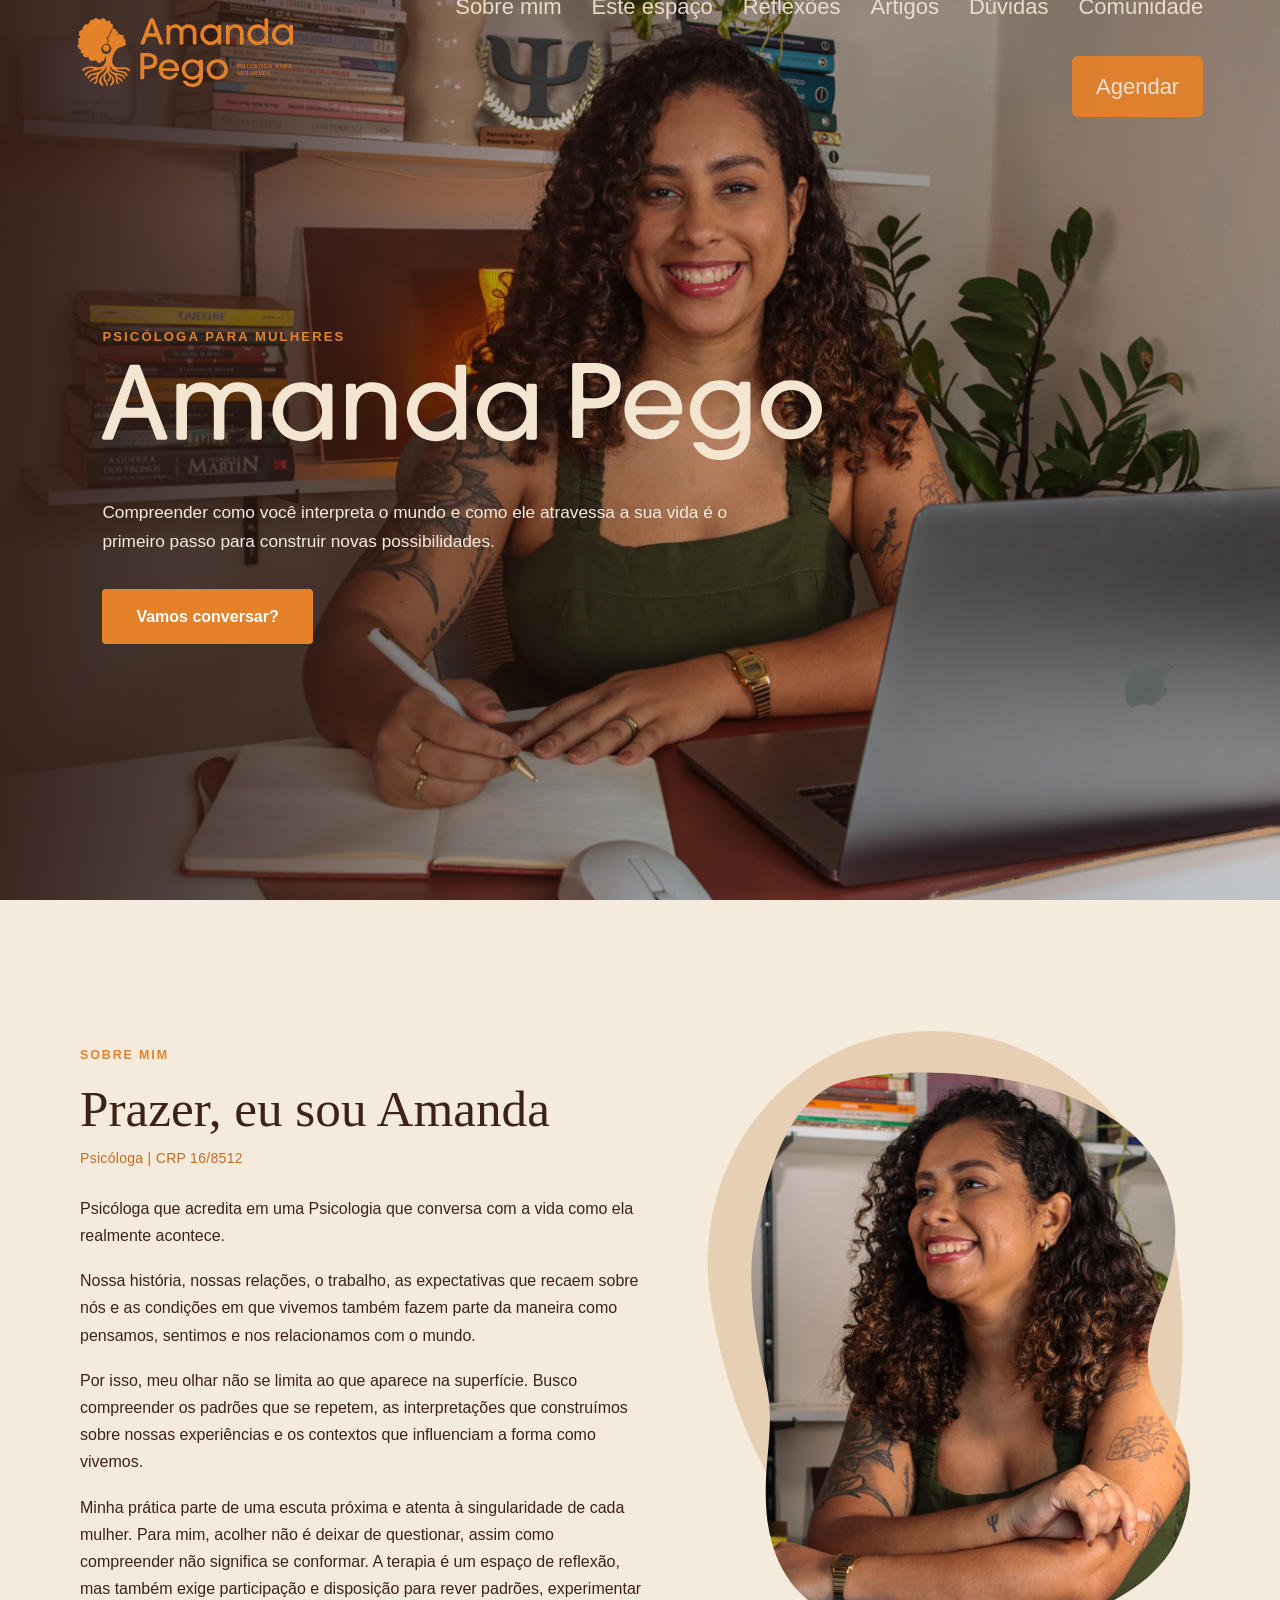
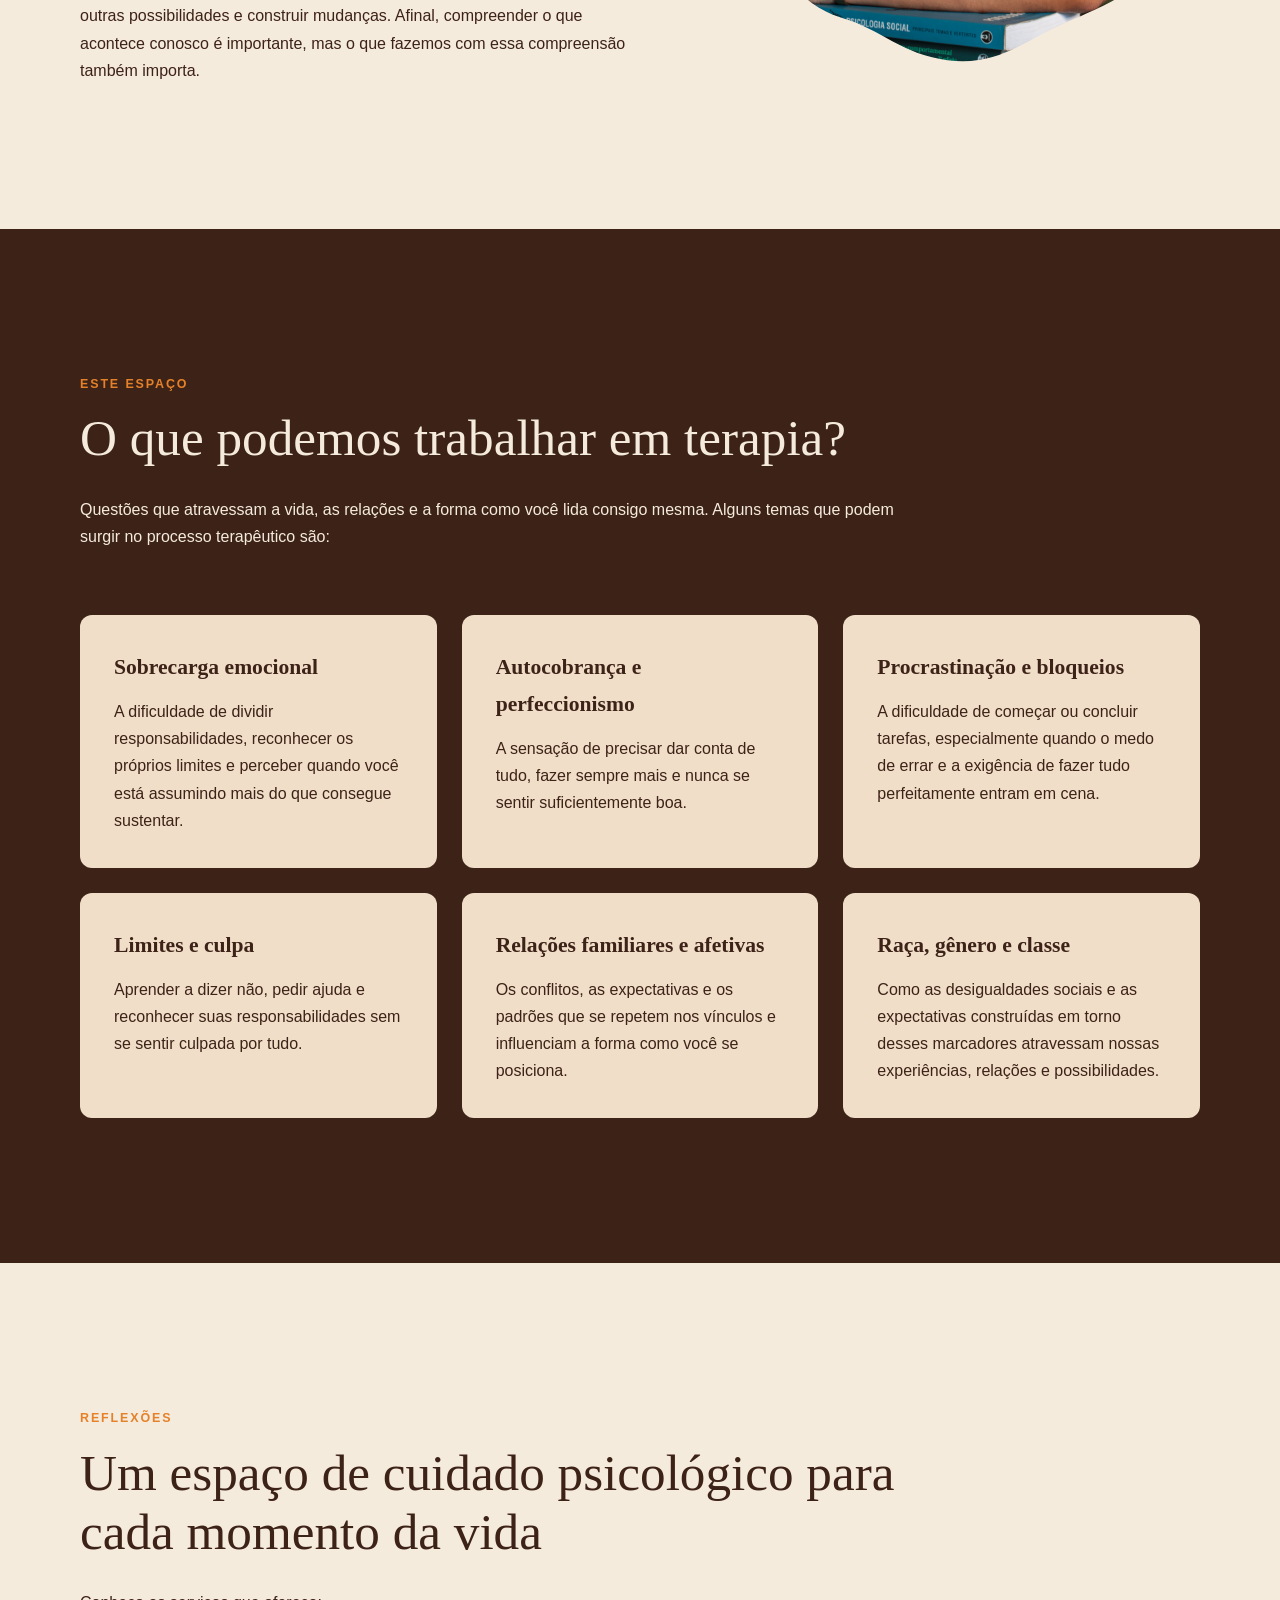
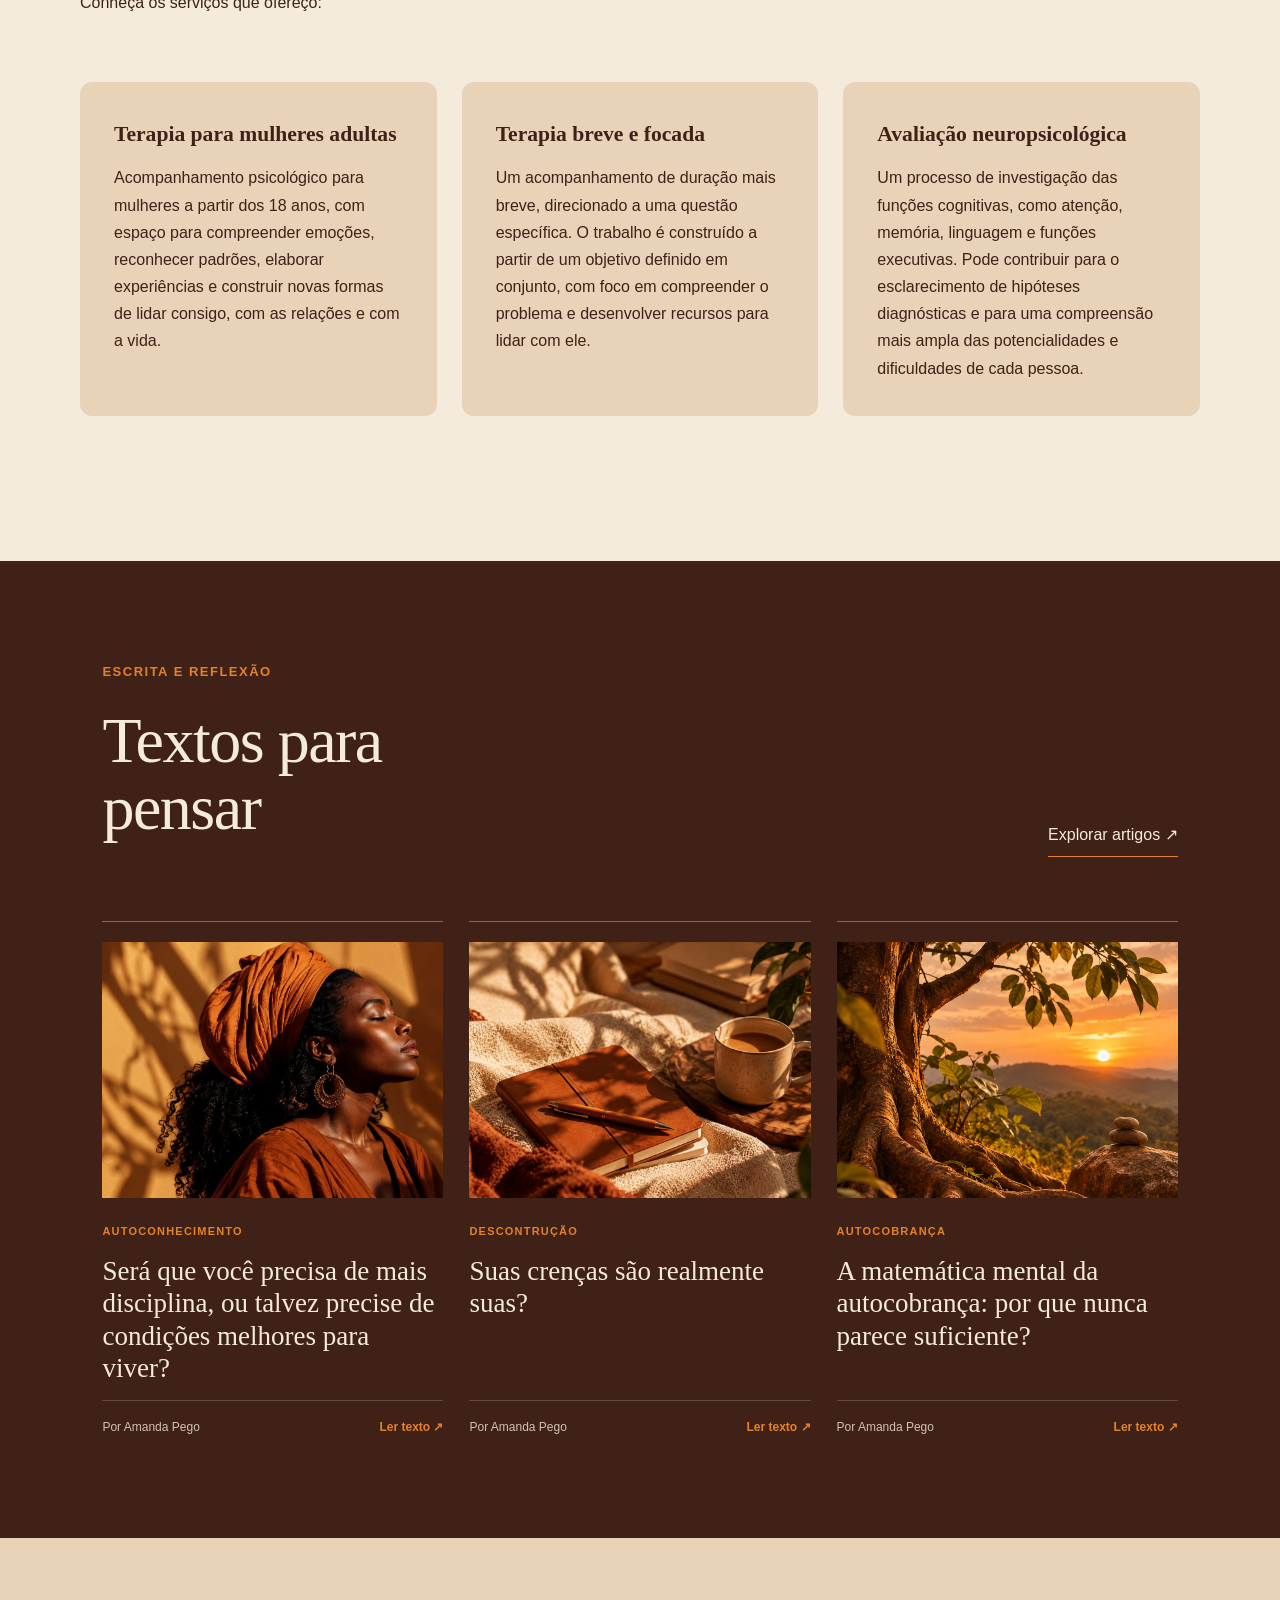
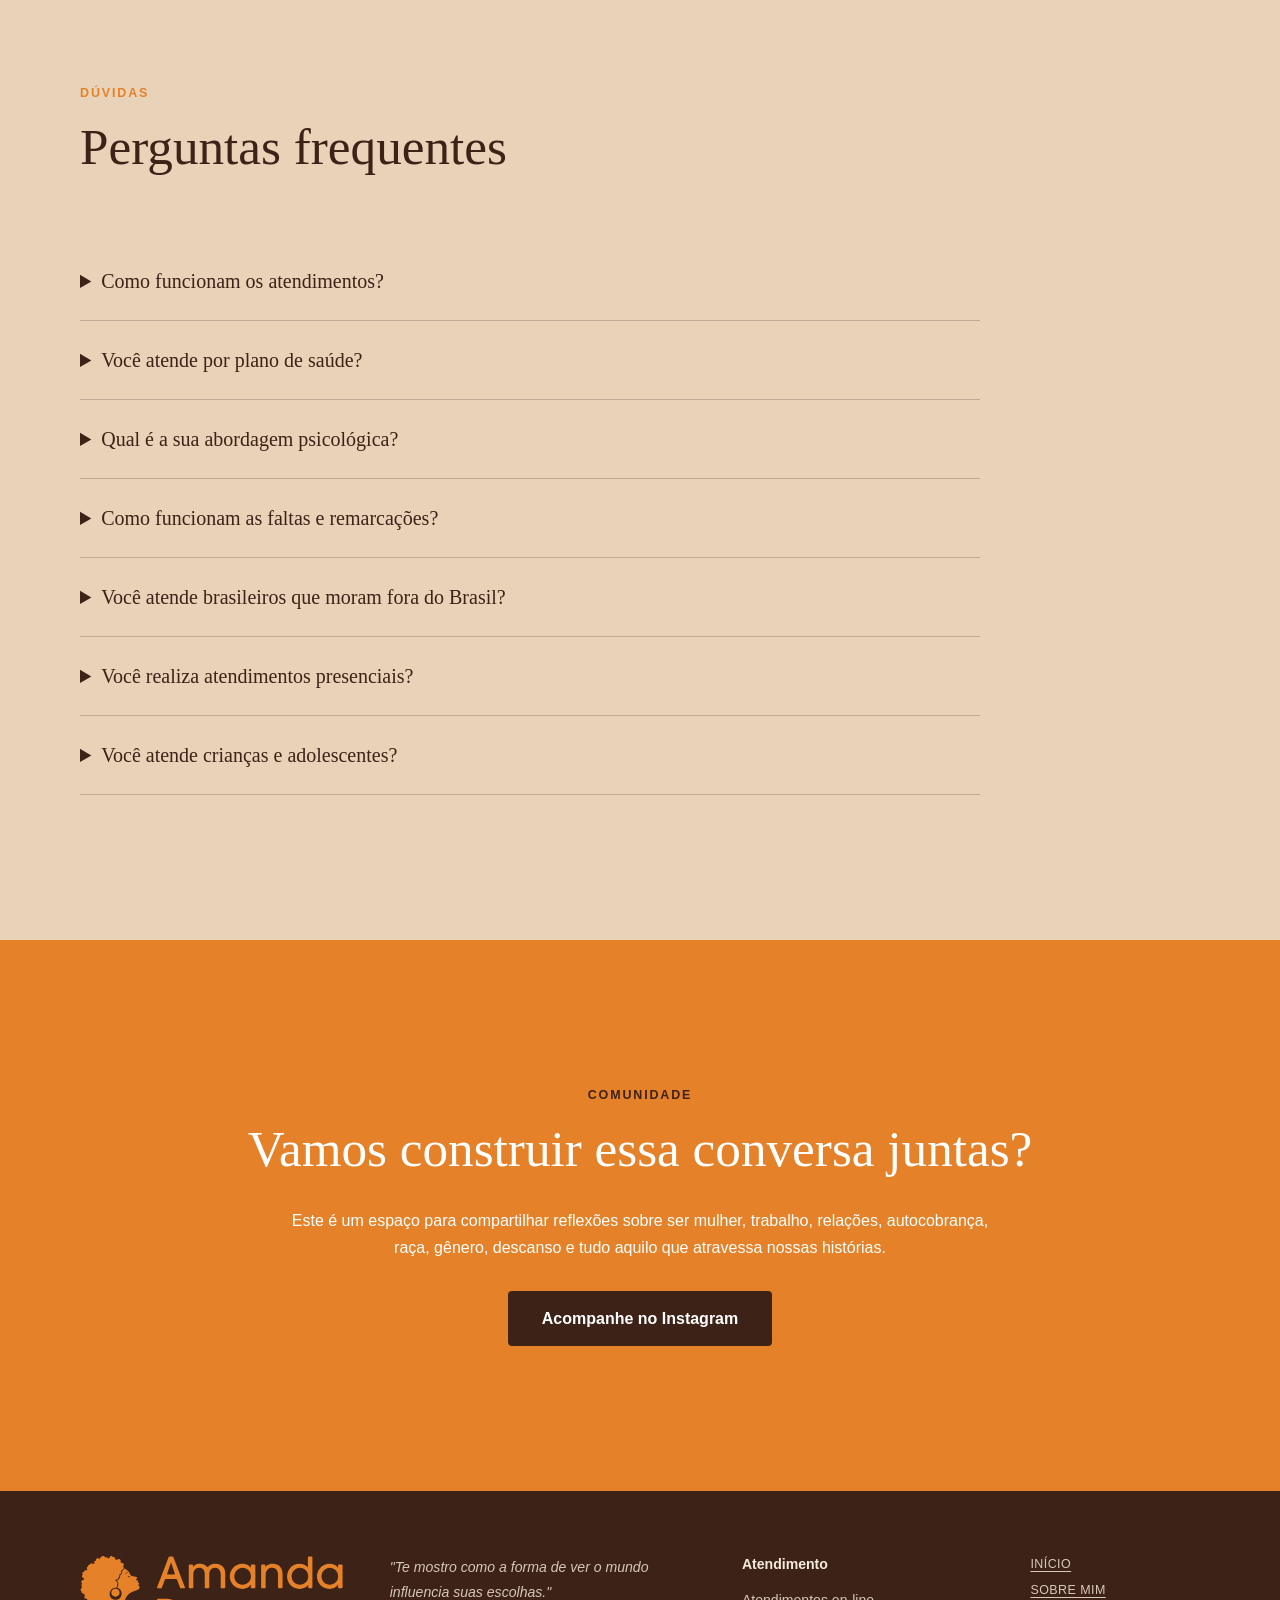
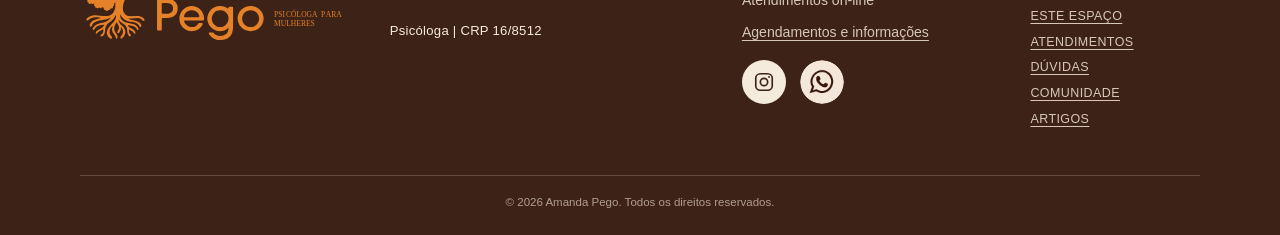
<file: index.html>
<!DOCTYPE html>
<html lang="pt-BR">
<head>
<meta charset="UTF-8">
<meta name="viewport" content="width=device-width, initial-scale=1.0">
<title>Amanda Pego | Psicóloga para mulheres</title>

  <link rel="stylesheet" href="style.css">
</head>
<body>

<svg width="0" height="0" aria-hidden="true" focusable="false" style="position:absolute">
  <defs>
<clipPath id="organic-photo-shape" clipPathUnits="objectBoundingBox">
  <path d="
    M .20,.045
    C .29,.012 .53,.012 .70,.055
    C .84,.095 .92,.155 .94,.235
    C .965,.325 .915,.385 .895,.445
    C .875,.505 .895,.545 .945,.605
    C .995,.665 .985,.735 .945,.795
    C .895,.865 .795,.895 .705,.925
    C .615,.955 .565,.995 .455,.985
    C .355,.975 .315,.935 .225,.915
    C .125,.89 .075,.825 .065,.745
    C .055,.665 .085,.605 .065,.535
    C .04,.45 .02,.37 .04,.285
    C .065,.19 .105,.085 .20,.045
    Z"/>
</clipPath>
  </defs>
</svg>

<section class="hero" id="inicio">
  <header class="topbar">
    <a class="brand" href="#inicio"><img src="assets/Ativo 12.svg" alt="Amanda Pego — Psicóloga para mulheres" class="official-logo"></a>
    <button class="menu-toggle" aria-label="Abrir menu" aria-controls="mobile-menu" aria-expanded="false">
      <span></span><span></span><span></span>
    </button>
    <nav>
      <a href="#sobre">Sobre mim </a>
      <a href="#espaco">Este espaço</a>
      <a href="#reflexoes">Reflexões</a>
      <a href="#artigos">Artigos</a>
      <a href="#duvidas">Dúvidas</a> 
      <a href="#comunidade">Comunidade</a>
      <a href="#agendamento" class="btn-agendar">Agendar</a>
    </nav>
  </header>
  <div class="menu-backdrop" aria-hidden="true"></div>
  <aside class="mobile-menu" id="mobile-menu" aria-hidden="true">
    <button class="menu-close" aria-label="Fechar menu">×</button>  
    <div class="mobile-menu-title"><a href="#agendamento" class="btn-agendar">Agendar</a></div>
    <nav class="mobile-nav">
      <a href="#sobre">Sobre mim</a>
      <a href="#espaco">Este espaço</a>
      <a href="#reflexoes">Reflexões</a>
      <a href="#artigos">Artigos</a>
      <a href="#duvidas">Dúvidas</a>
      <a href="#comunidade">Comunidade</a>
    </nav>
  </aside>

  <div class="hero-content">
    <p class="eyebrow">Psicóloga para mulheres</p>
    <h1><img src="assets/Ativo 14.svg" alt="Amanda Pego" class="logo"></h1>
    <p class="hero-lead">Compreender como você interpreta o mundo e como ele atravessa a sua vida é o primeiro passo para construir novas possibilidades.</p>
    <a class="btn" href="#sobre">Vamos conversar?</a>
  </div>
</section>

<main>
<section class="intro" id="sobre"><div class="wrap two-col">
 <div><p class="kicker">Sobre mim</p><h2>Prazer, eu sou Amanda</h2>
  <p class="crp-amanda">
    Psicóloga | CRP 16/8512
</p>
 <p>Psicóloga que acredita em uma Psicologia que conversa com a vida como ela realmente acontece.</p>
 <p>Nossa história, nossas relações, o trabalho, as expectativas que recaem sobre nós e as condições em que vivemos também fazem parte da maneira como pensamos, sentimos e nos relacionamos com o mundo.</p>
 <p>Por isso, meu olhar não se limita ao que aparece na superfície. Busco compreender os padrões que se repetem, as interpretações que construímos sobre nossas experiências e os contextos que influenciam a forma como vivemos.</p>
 <p>Minha prática parte de uma escuta próxima e atenta à singularidade de cada mulher. Para mim, acolher não é deixar de questionar, assim como compreender não significa se conformar. A terapia é um espaço de reflexão, mas também exige participação e disposição para rever padrões, experimentar outras possibilidades e construir mudanças. Afinal, compreender o que acontece conosco é importante, mas o que fazemos com essa compreensão também importa.  </p>

</div>
 <div class="about-photo"><img src="assets/foto-sobre.jpg" alt="Amanda Pego segurando uma caneca"></div>
</div></section>

<section class="service" id="espaco"><div class="wrap">
 <div class="section-heading"><p class="kicker">Este espaço</p><h2>O que podemos trabalhar em terapia?</h2>
 <p>Questões que atravessam a vida, as relações e a forma como você lida consigo mesma. Alguns temas que podem surgir no processo terapêutico são:</p></div>
 <div class="pain-grid">
  <article><h3>Sobrecarga emocional</h3><p>A dificuldade de dividir responsabilidades, reconhecer os próprios limites e perceber quando você está assumindo mais do que consegue sustentar.</p></article>
  <article><h3>Autocobrança e perfeccionismo</h3><p>A sensação de precisar dar conta de tudo, fazer sempre mais e nunca se sentir suficientemente boa.</p></article>
  <article><h3>Procrastinação e bloqueios</h3><p>A dificuldade de começar ou concluir tarefas, especialmente quando o medo de errar e a exigência de fazer tudo perfeitamente entram em cena.</p></article>
   <article><h3>Limites e culpa</h3><p>Aprender a dizer não, pedir ajuda e reconhecer suas responsabilidades sem se sentir culpada por tudo.</p></article>
  <article><h3>Relações familiares e afetivas</h3><p>Os conflitos, as expectativas e os padrões que se repetem nos vínculos e influenciam a forma como você se posiciona.</p></article>
  <article><h3>Raça, gênero e classe</h3><p>Como as desigualdades sociais e as expectativas construídas em torno desses marcadores atravessam nossas experiências, relações e possibilidades.</p></article>
 </div>
</div></section>

<section class="pain" id="reflexoes"><div class="wrap">
 <div class="section-heading"><p class="kicker">Reflexões</p><h2>Um espaço de cuidado psicológico para cada momento da vida</h2>
 <p>Conheça os serviços que ofereço:</p></div>
 <div class="pain-grid">
  <article><h3>Terapia para mulheres adultas</h3><p>Acompanhamento psicológico para mulheres a partir dos 18 anos, com espaço para compreender emoções, reconhecer padrões, elaborar experiências e construir novas formas de lidar consigo, com as relações e com a vida.</p></article>
  <article><h3>Terapia breve e focada</h3><p>Um acompanhamento de duração mais breve, direcionado a uma questão específica. O trabalho é construído a partir de um objetivo definido em conjunto, com foco em compreender o problema e desenvolver recursos para lidar com ele.</p></article>
  <article><h3>Avaliação neuropsicológica</h3><p>Um processo de investigação das funções cognitivas, como atenção, memória, linguagem e funções executivas. Pode contribuir para o esclarecimento de hipóteses diagnósticas e para uma compreensão mais ampla das potencialidades e dificuldades de cada pessoa.</p></article>
 </div>
</div></section>





<section class="artigos-amanda" id="artigos">
  <div class="artigos-container">

    <span class="artigos-etiqueta">ESCRITA E REFLEXÃO</span>

    <div class="artigos-cabecalho">
      <div>
        <h2>Textos para<br> pensar</h2>

      </div>

      <a href="#lista-artigos" class="artigos-link">
        Explorar artigos ↗
      </a>
    </div>

    <div class="artigos-grid" id="lista-artigos">

      <!-- ARTIGO 1 -->
      <article class="artigo-card">

        <a href="artigo-1.html" class="artigo-imagem">
          <!-- SUBSTITUA PELO CAMINHO DA SUA IMAGEM -->
          <img
            src="assets/artigo 1.jpg"
            alt="Imagem ilustrativa do artigo"
            loading="lazy"
          >
        </a>

        <div class="artigo-conteudo">
          <span class="artigo-categoria">AUTOCONHECIMENTO</span>

          <h3>
            <a href="artigo-1.html">
              Será que você precisa de mais disciplina, ou talvez precise de condições melhores para viver?

            </a>
          </h3>
          <div class="artigo-rodape">
            <span>Por Amanda Pego</span>
            <a href="artigo-1.html" aria-label="Ler artigo">
              Ler texto <span aria-hidden="true">↗</span>
            </a>
          </div>
        </div>
      </article>

      <!-- ARTIGO 2 -->
      <article class="artigo-card">

        <a href="artigo-2.html" class="artigo-imagem">
          <img
            src="assets/artigo 2.jpg"
            alt="Imagem ilustrativa do artigo"
            loading="lazy"
          >
        </a>

        <div class="artigo-conteudo">
          <span class="artigo-categoria">DESCONTRUÇÃO</span>

          <h3>
            <a href="artigo-2.html">
              Suas crenças são realmente suas?





            </a>
          </h3>
          <div class="artigo-rodape">
            <span>Por Amanda Pego</span>
            <a href="artigo-2.html" aria-label="Ler artigo">
              Ler texto <span aria-hidden="true">↗</span>
            </a>
          </div>
        </div>
      </article>

      <!-- ARTIGO 3 -->
      <article class="artigo-card">

        <a href="artigo-3.html" class="artigo-imagem">
          <img
            src="assets/artigo 3.png"
            alt="Imagem ilustrativa do artigo"
            loading="lazy"
          >
        </a>

        <div class="artigo-conteudo">
          <span class="artigo-categoria">AUTOCOBRANÇA</span>

          <h3>
            <a href="artigo-3.html">
              A matemática mental da autocobrança: por que nunca parece suficiente?
            </a>
          </h3>

        

          <div class="artigo-rodape">
            <span>Por Amanda Pego</span>
            <a href="artigo-3.html" aria-label="Ler artigo">
              Ler texto <span aria-hidden="true">↗</span>
            </a>
          </div>
        </div>
      </article>

    </div>
  </div>
</section>

<section class="faq" id="duvidas"><div class="wrap">
 <div class="section-heading"><p class="kicker">Dúvidas</p><h2>Perguntas frequentes</h2></div>
 <details><summary>Como funcionam os atendimentos?</summary><p>As sessões são on-line, por videochamada, com duração de 50 minutos. Você precisa apenas de um dispositivo com câmera e acesso à internet.</p></details>
 <details><summary>Você atende por plano de saúde?</summary><p>Não atendo diretamente por convênios. Emito recibo para solicitação de reembolso, caso seu plano ofereça essa possibilidade. Os pagamentos são feitos via Pix ou cartão.</p></details>
 <details><summary>Qual é a sua abordagem psicológica?</summary><p>Minha prática tem como base a Terapia Cognitivo-Comportamental (TCC) e abordagens comportamentais, em diálogo com a neuropsicologia e a Psicologia Social.</p></details>
 <details><summary>Como funcionam as faltas e remarcações?</summary><p>As remarcações devem ser solicitadas com pelo menos 24 horas de antecedência. As condições para cancelamentos fora desse prazo seguem o contrato terapêutico.</p></details>
 <details><summary>Você atende brasileiros que moram fora do Brasil?</summary><p>Sim. O atendimento on-line permite acompanhar brasileiros residentes no exterior, respeitando as condições necessárias para a prestação do serviço.</p></details>
  <details><summary>Você realiza atendimentos presenciais?</summary><p>A psicoterapia é exclusivamente on-line. Na avaliação neuropsicológica, a modalidade é definida caso a caso, considerando as necessidades da avaliação e os instrumentos autorizados para uso em cada formato.</p></details>
 <details><summary>Você atende crianças e adolescentes?</summary><p>Atualmente, meu trabalho é voltado para mulheres adultas, a partir dos 18 anos. Se precisar, posso indicar outros profissionais.  </p></details>
</div></section>

<section class="contact" id="comunidade"><div class="wrap community-box">
 <p class="kicker">Comunidade</p><h2>Vamos construir essa conversa juntas?</h2>
 <p>Este é um espaço para compartilhar reflexões sobre ser mulher, trabalho, relações, autocobrança, raça, gênero, descanso e tudo aquilo que atravessa nossas histórias.</p>
 <a class="btn" href="https://www.instagram.com/amandapego.psi/" target="_blank" rel="noopener noreferrer">Acompanhe no Instagram</a>
</div></section>
</main>

<footer class="site-footer" id="rodape">
  <div class="wrap footer-grid">
    <!-- COLUNA 1: identidade visual -->
    <div class="footer-brand">
      <a href="#inicio" aria-label="Voltar ao início">
        <img src="assets/Ativo 12.svg" alt="Amanda Pego — Psicóloga para mulheres" class="footer-logo">
      </a>
    </div>

    <!-- COLUNA 2: apresentação profissional -->
    <div class="footer-about">
      <p><em>"Te mostro como a forma de ver o mundo influencia suas escolhas."</em></p>
      <span class="footer-crp">Psicóloga | CRP 16/8512</span>
    </div>

    <!-- COLUNA 3: atendimento e contato -->
    <div class="footer-contact">
      <h2>Atendimento</h2>
      <p>Atendimentos on-line</p>
      <!-- Insira no href o link oficial de WhatsApp para agendamentos. -->
      <a href="#" class="footer-contact-link">Agendamentos e informações</a>
      <div class="footer-social" aria-label="Redes sociais">
        <a href="https://www.instagram.com/amandapego.psi/" class="footer-social-link" aria-label="Instagram" title="Instagram" target="_blank" rel="noopener noreferrer">
          <svg viewBox="0 0 24 24" aria-hidden="true"><rect x="3" y="3" width="18" height="18" rx="5"/><circle cx="12" cy="12" r="4"/><circle cx="17.5" cy="6.5" r="1" class="social-dot"/></svg>
        </a>
        <a href="#" class="footer-social-link footer-whatsapp-link" aria-label="WhatsApp" title="WhatsApp">
          <img src="assets/whatsapp-rodape.png" alt="Ícone do WhatsApp" class="footer-whatsapp-icon">
        </a>
      </div>
    </div>

    <!-- COLUNA 4: navegação -->
    <nav class="footer-nav" aria-label="Navegação do rodapé">
      <a href="#inicio">INÍCIO</a>
      <a href="#sobre">SOBRE MIM</a>
      <a href="#espaco">ESTE ESPAÇO</a>
      <a href="#reflexoes">ATENDIMENTOS</a>
      <a href="#duvidas">DÚVIDAS</a>
      <a href="#comunidade">COMUNIDADE</a>
      <a href="#artigos">ARTIGOS</a>
    </nav>
  </div>

  <div class="wrap footer-bottom">
    <p>© 2026 Amanda Pego. Todos os direitos reservados.</p>

  </div>
</footer>

<script>

  
document.addEventListener('DOMContentLoaded', function () {
  const topbar = document.querySelector('.topbar');

  window.addEventListener('scroll', function () {
    if (window.scrollY > 50) {
      topbar.classList.add('scrolled');
    } else {
      topbar.classList.remove('scrolled');
    }
  });

  const toggle = document.querySelector('.menu-toggle');
  const menu = document.querySelector('.mobile-menu');
  const backdrop = document.querySelector('.menu-backdrop');
  const close = document.querySelector('.menu-close');
  const links = document.querySelectorAll('.mobile-nav a');

  function openMenu() {
    menu.classList.add('is-open');
    backdrop.classList.add('is-open');
    menu.setAttribute('aria-hidden','false');
    backdrop.setAttribute('aria-hidden','false');
    toggle.setAttribute('aria-expanded','true');
    document.body.classList.add('menu-open');
  }

  function closeMenu() {
    menu.classList.remove('is-open');
    backdrop.classList.remove('is-open');
    menu.setAttribute('aria-hidden','true');
    backdrop.setAttribute('aria-hidden','true');
    toggle.setAttribute('aria-expanded','false');
    document.body.classList.remove('menu-open');
  }

  toggle.addEventListener('click', openMenu);
  close.addEventListener('click', closeMenu);
  backdrop.addEventListener('click', closeMenu);
  links.forEach(link => link.addEventListener('click', closeMenu));
  document.addEventListener('keydown', e => {
    if (e.key === 'Escape') closeMenu();
  });

});
</script>

</body></html>
</file>
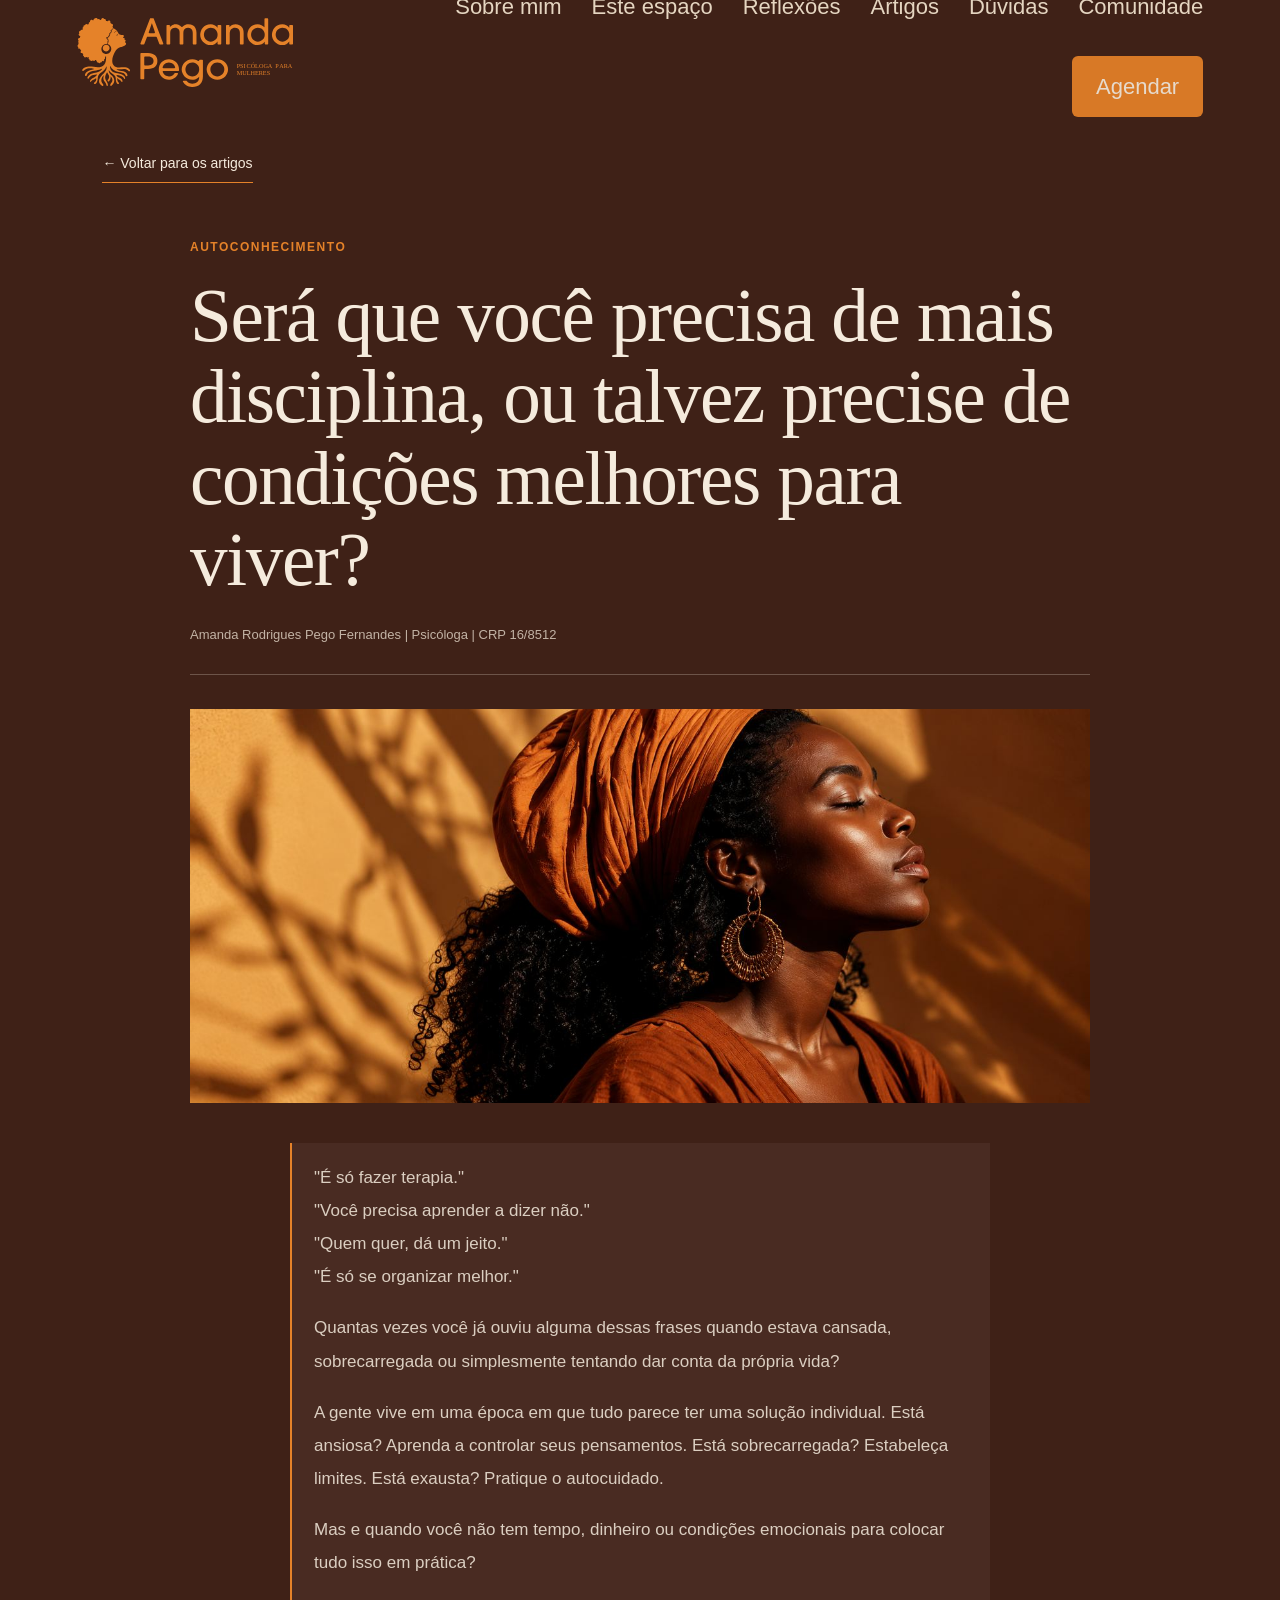
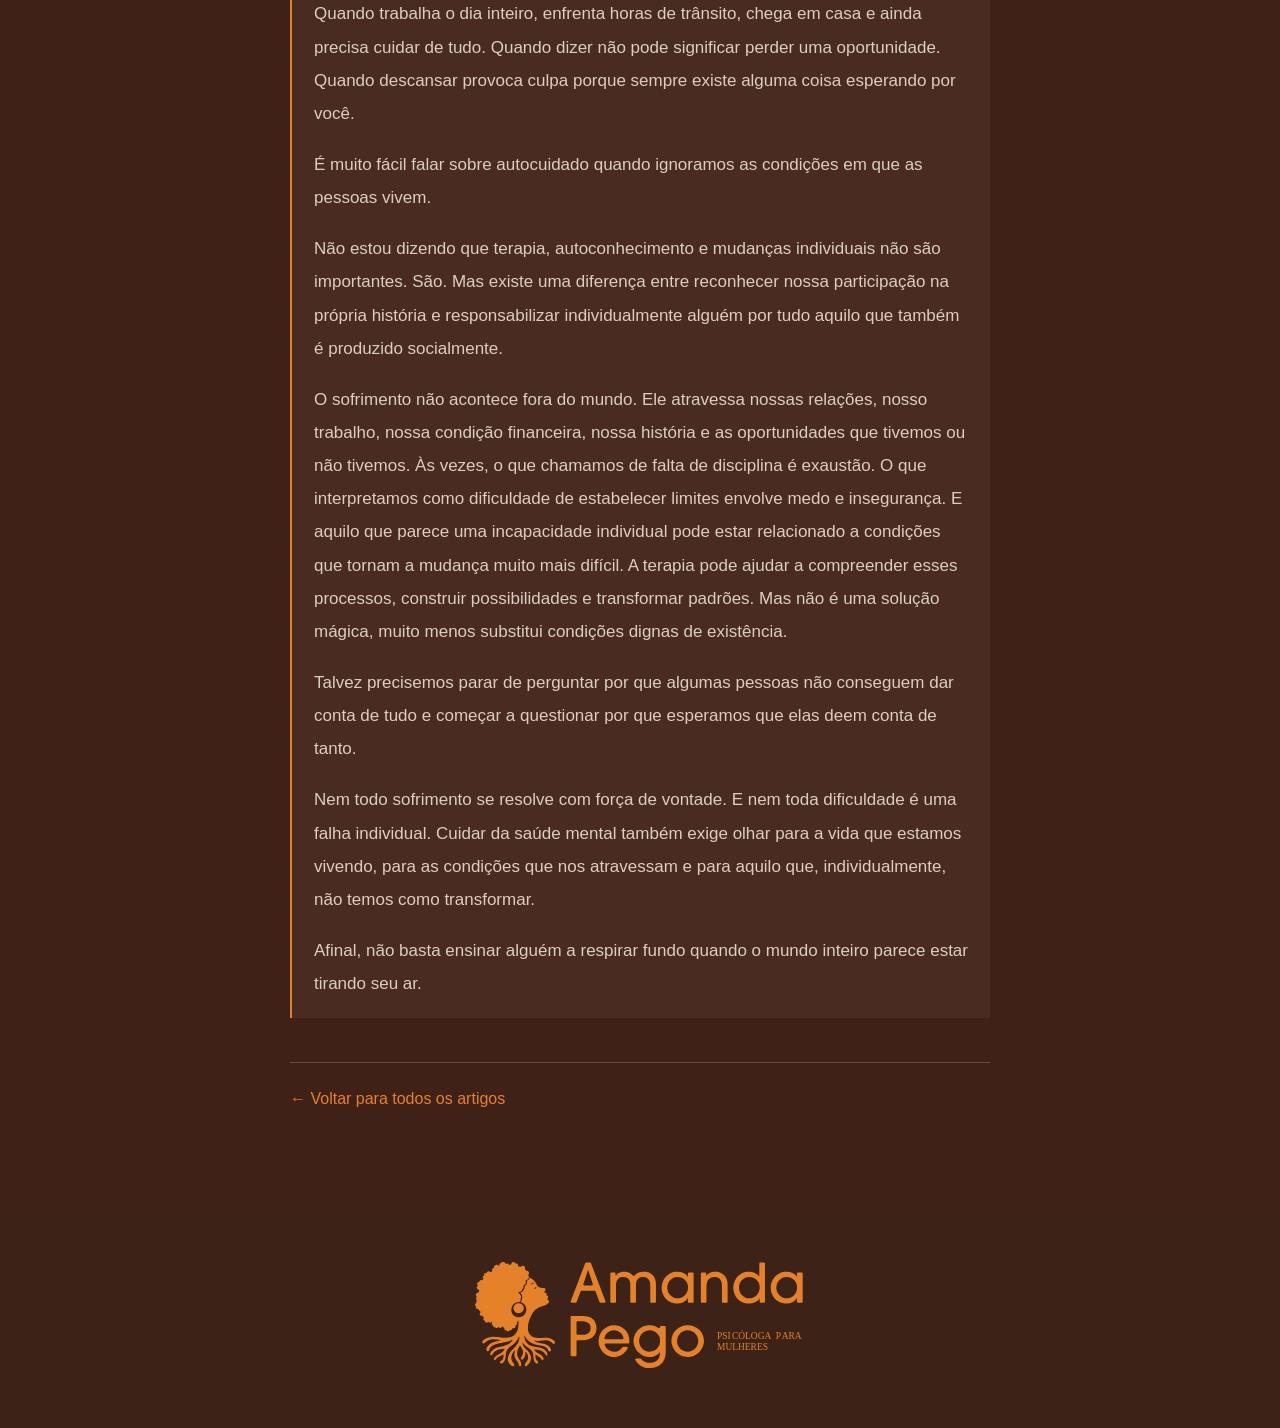
<file: artigo-1.html>
<!DOCTYPE html>
<html lang="pt-BR">
<head>
  <meta charset="UTF-8">
  <meta name="viewport" content="width=device-width, initial-scale=1.0">
  <meta name="description" content="Sobre a sobrecarga de assumir tantas responsabilidades e a importância de reconhecer as próprias necessidades.">
  <title>Você dá conta de tudo, mas quem cuida de você? | Amanda Pego</title>
  <link rel="stylesheet" href="style.css">
  <style>
    body.article-page { background:#3F2117; color:#F5EBDD; }
    /* Nas páginas dos artigos, remove a foto grande do banner e mantém o cabeçalho. */
    .article-hero { min-height:105px; height:105px; background-image:none !important; background-color:#3F2117 !important; overflow:visible; align-items:flex-start; }
    .article-main { min-height:100vh; background:#3F2117; padding:0 0 90px; }
    .article-top { width:84%; max-width:1120px; margin:0 auto; padding:44px 0 24px; }
    .article-back { display:inline-block; color:#F5EBDD; text-decoration:none; border-bottom:1px solid #E58229; padding-bottom:6px; font-size:14px; }
    .article-back:hover { color:#E58229; }
    .article-layout { width:84%; max-width:900px; margin:0 auto; }
    .article-category { display:block; color:#E58229; font-size:12px; font-weight:700; letter-spacing:1.5px; margin:30px 0 18px; }
    .article-title { font-family:Georgia,"Times New Roman",serif; font-weight:400; font-size:clamp(2.5rem,6vw,4.7rem); line-height:1.08; letter-spacing:-1.4px; margin:0 0 24px; color:#F5EBDD; }
    .article-summary { max-width:720px; font-size:clamp(1rem,2vw,1.2rem); line-height:1.8; margin:0 0 24px; }
    .article-byline { color:rgba(245,235,221,.72); font-size:13px; border-bottom:1px solid rgba(245,235,221,.25); padding-bottom:28px; }
    .article-cover { display:block; width:100%; max-height:460px; aspect-ratio:16/7; object-fit:cover; margin:34px 0 40px; }
    .article-body { max-width:700px; margin:0 auto; font-size:17px; line-height:1.95; }
    .article-placeholder { border-left:2px solid #E58229; padding:18px 22px; background:rgba(245,235,221,.05); color:rgba(245,235,221,.85); }
    .article-placeholder strong { display:block; color:#E58229; margin-bottom:8px; font-size:13px; letter-spacing:.8px; text-transform:uppercase; }
    .article-bottom { max-width:700px; margin:44px auto 0; padding-top:22px; border-top:1px solid rgba(245,235,221,.22); }
    .article-bottom a { color:#E58229; text-decoration:none; }
    @media(max-width:768px) { .article-top,.article-layout { width:88%; } .article-main { padding-bottom:58px; } .article-top { padding-top:28px; } .article-title { letter-spacing:-.7px; } .article-cover { aspect-ratio:4/3; margin:26px 0 30px; } .article-body { font-size:16px; } }
  </style>
</head>
<body class="article-page">
  <section class="hero article-hero" id="inicio">
    <header class="topbar">
      <a class="brand" href="index.html#inicio"><img src="assets/Ativo 12.svg" alt="Amanda Pego — Psicóloga para mulheres" class="official-logo"></a>
      <button class="menu-toggle" aria-label="Abrir menu" aria-controls="mobile-menu" aria-expanded="false"><span></span><span></span><span></span></button>
      <nav>
        <a href="index.html#sobre">Sobre mim</a>
        <a href="index.html#espaco">Este espaço</a>
        <a href="index.html#reflexoes">Reflexões</a>
        <a href="index.html#artigos">Artigos</a>
        <a href="index.html#duvidas">Dúvidas</a>
        <a href="index.html#comunidade">Comunidade</a>
        <a href="index.html#agendamento" class="btn-agendar">Agendar</a>
      </nav>
    </header>
    <div class="menu-backdrop" aria-hidden="true"></div>
    <aside class="mobile-menu" id="mobile-menu" aria-hidden="true">
      <button class="menu-close" aria-label="Fechar menu">×</button>
      <div class="mobile-menu-title"><a href="index.html#agendamento" class="btn-agendar">Agendar</a></div>
      <nav class="mobile-nav">
        <a href="index.html#sobre">Sobre mim</a><a href="index.html#espaco">Este espaço</a>
        <a href="index.html#reflexoes">Reflexões</a><a href="index.html#artigos">Artigos</a>
        <a href="index.html#duvidas">Dúvidas</a><a href="index.html#comunidade">Comunidade</a>
      </nav>
    </aside>
  </section>
  <main class="article-main">
    <div class="article-top"><a class="article-back" href="index.html#artigos">← Voltar para os artigos</a></div>
    <article class="article-layout">
      <span class="article-category">AUTOCONHECIMENTO</span>
      <h1 class="article-title">Será que você precisa de mais disciplina, ou talvez precise de condições melhores para viver?</h1>
      <div class="article-byline">Amanda Rodrigues Pego Fernandes | 
Psicóloga | CRP 16/8512</div>
      <img class="article-cover" src="assets/artigo 1.jpg" alt="Imagem de capa do artigo: Você dá conta de tudo, mas quem cuida de você?" loading="eager">
      <div class="article-body">
        <div class="article-placeholder">
<p>"É só fazer terapia."<br>
"Você precisa aprender a dizer não."<br>
"Quem quer, dá um jeito."<br>
"É só se organizar melhor."</p>          

<p>Quantas vezes você já ouviu alguma dessas frases quando estava cansada, sobrecarregada ou simplesmente tentando dar conta da própria vida?</p>
<p>A gente vive em uma época em que tudo parece ter uma solução individual. Está ansiosa? Aprenda a controlar seus pensamentos. Está sobrecarregada? Estabeleça limites. Está exausta? Pratique o autocuidado.</p>  

<p>Mas e quando você não tem tempo, dinheiro ou condições emocionais para colocar tudo isso em prática?</p>

<p>Quando trabalha o dia inteiro, enfrenta horas de trânsito, chega em casa e ainda precisa cuidar de tudo. Quando dizer não pode significar perder uma oportunidade. Quando descansar provoca culpa porque sempre existe alguma coisa esperando por você.</p>

<p>É muito fácil falar sobre autocuidado quando ignoramos as condições em que as pessoas vivem.</p>

<p>Não estou dizendo que terapia, autoconhecimento e mudanças individuais não são importantes. São. Mas existe uma diferença entre reconhecer nossa participação na própria história e responsabilizar individualmente alguém por tudo aquilo que também é produzido socialmente.</p>

<p>O sofrimento não acontece fora do mundo. Ele atravessa nossas relações, nosso trabalho, nossa condição financeira, nossa história e as oportunidades que tivemos ou não tivemos.
Às vezes, o que chamamos de falta de disciplina é exaustão. O que interpretamos como dificuldade de estabelecer limites envolve medo e insegurança. E aquilo que parece uma incapacidade individual pode estar relacionado a condições que tornam a mudança muito mais difícil.
A terapia pode ajudar a compreender esses processos, construir possibilidades e transformar padrões. Mas não é uma solução mágica, muito menos substitui condições dignas de existência.</p>

<p>Talvez precisemos parar de perguntar por que algumas pessoas não conseguem dar conta de tudo e começar a questionar por que esperamos que elas deem conta de tanto.</p>

<p>Nem todo sofrimento se resolve com força de vontade. E nem toda dificuldade é uma falha individual.
Cuidar da saúde mental também exige olhar para a vida que estamos vivendo, para as condições que nos atravessam e para aquilo que, individualmente, não temos como transformar.</p>

<p>Afinal, não basta ensinar alguém a respirar fundo quando o mundo inteiro parece estar tirando seu ar.</p>

        </div>
      </div>
      <div class="article-bottom"><a href="index.html#artigos">← Voltar para todos os artigos</a></div>
    </article>
  </main>
  <footer><div class="footer-logo-wrap"><a href="index.html#inicio"><img src="assets/Ativo 12.svg" alt="Amanda Pego — Psicóloga para mulheres" class="footer-logo"></a></div><div class="wrap"></div></footer>
  <script>
  document.addEventListener('DOMContentLoaded', function () {
    const topbar=document.querySelector('.topbar');
    window.addEventListener('scroll',function(){topbar.classList.toggle('scrolled',window.scrollY>50);});
    const toggle=document.querySelector('.menu-toggle'), menu=document.querySelector('.mobile-menu'), backdrop=document.querySelector('.menu-backdrop'), close=document.querySelector('.menu-close'), links=document.querySelectorAll('.mobile-nav a');
    function openMenu(){menu.classList.add('is-open');backdrop.classList.add('is-open');menu.setAttribute('aria-hidden','false');backdrop.setAttribute('aria-hidden','false');toggle.setAttribute('aria-expanded','true');document.body.classList.add('menu-open');}
    function closeMenu(){menu.classList.remove('is-open');backdrop.classList.remove('is-open');menu.setAttribute('aria-hidden','true');backdrop.setAttribute('aria-hidden','true');toggle.setAttribute('aria-expanded','false');document.body.classList.remove('menu-open');}
    toggle.addEventListener('click',openMenu);close.addEventListener('click',closeMenu);backdrop.addEventListener('click',closeMenu);links.forEach(link=>link.addEventListener('click',closeMenu));document.addEventListener('keydown',e=>{if(e.key==='Escape')closeMenu();});
  });
  </script>
</body>
</html>
</file>
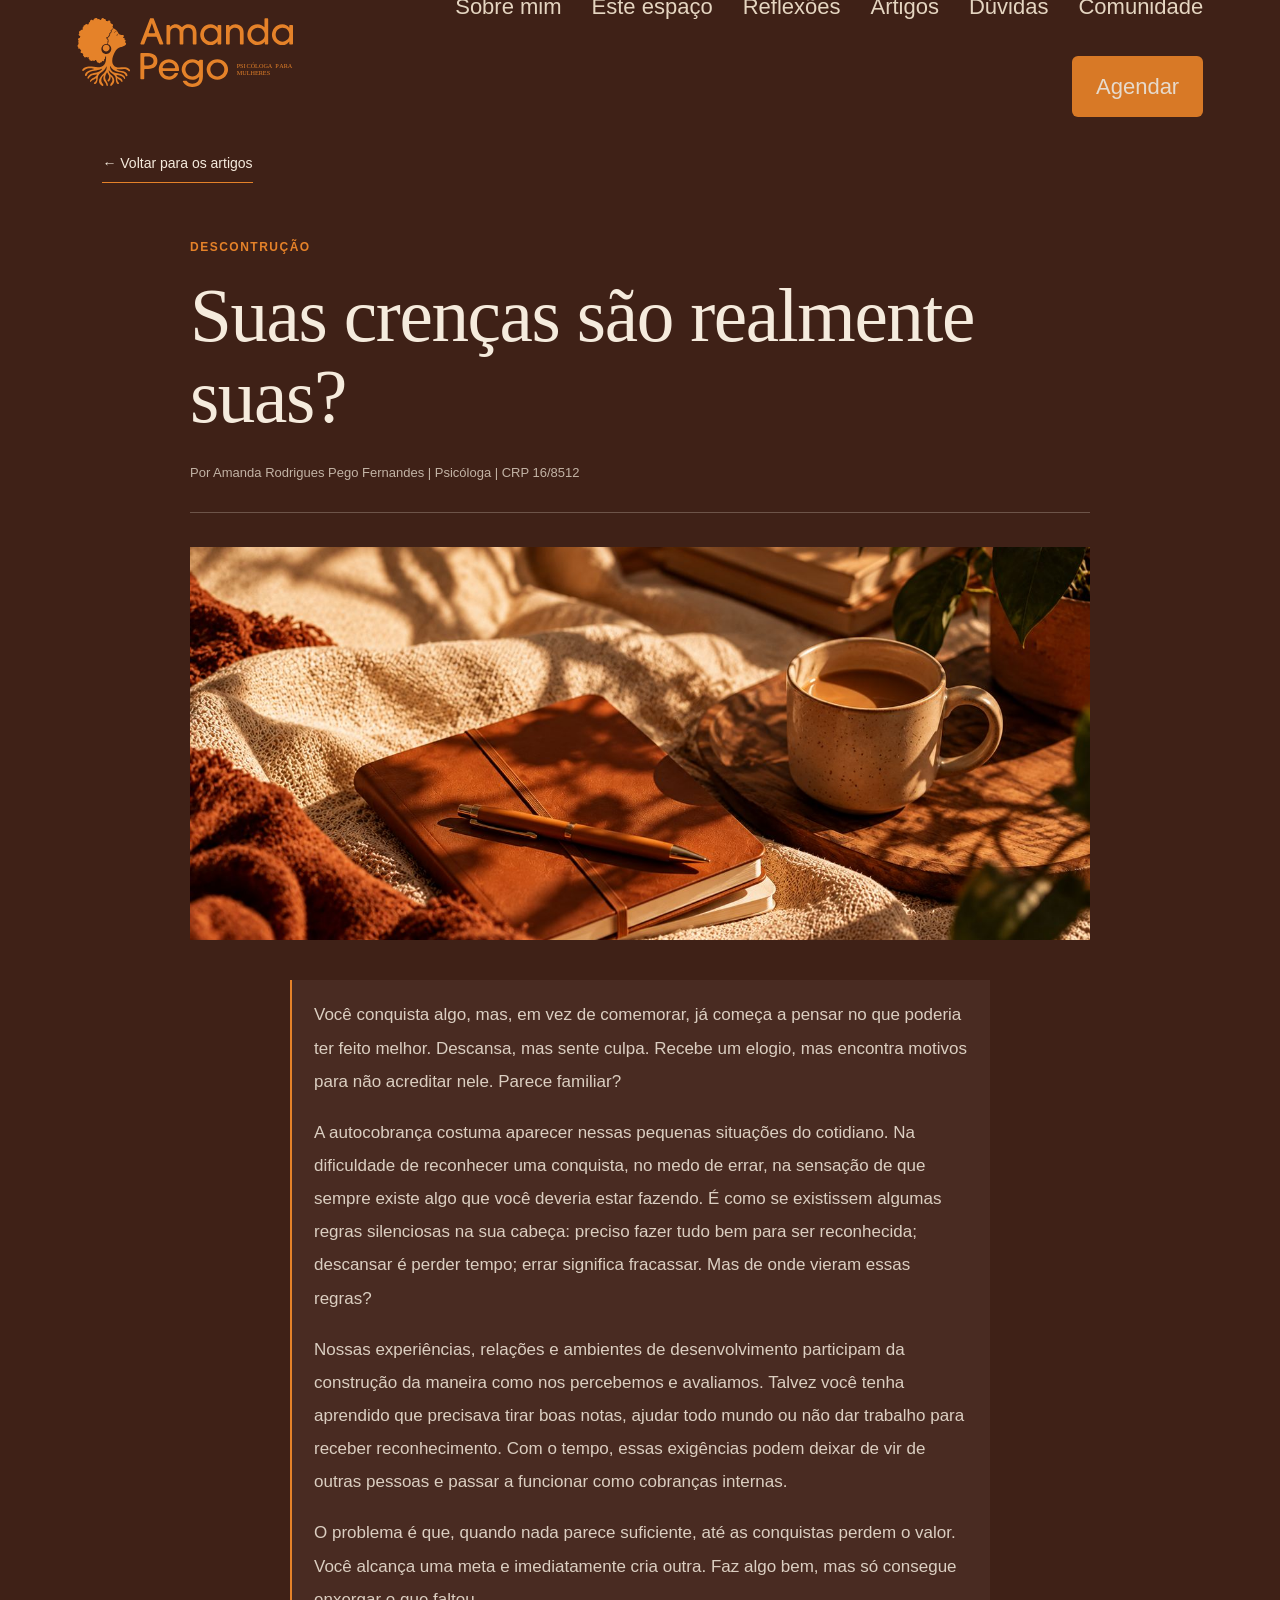
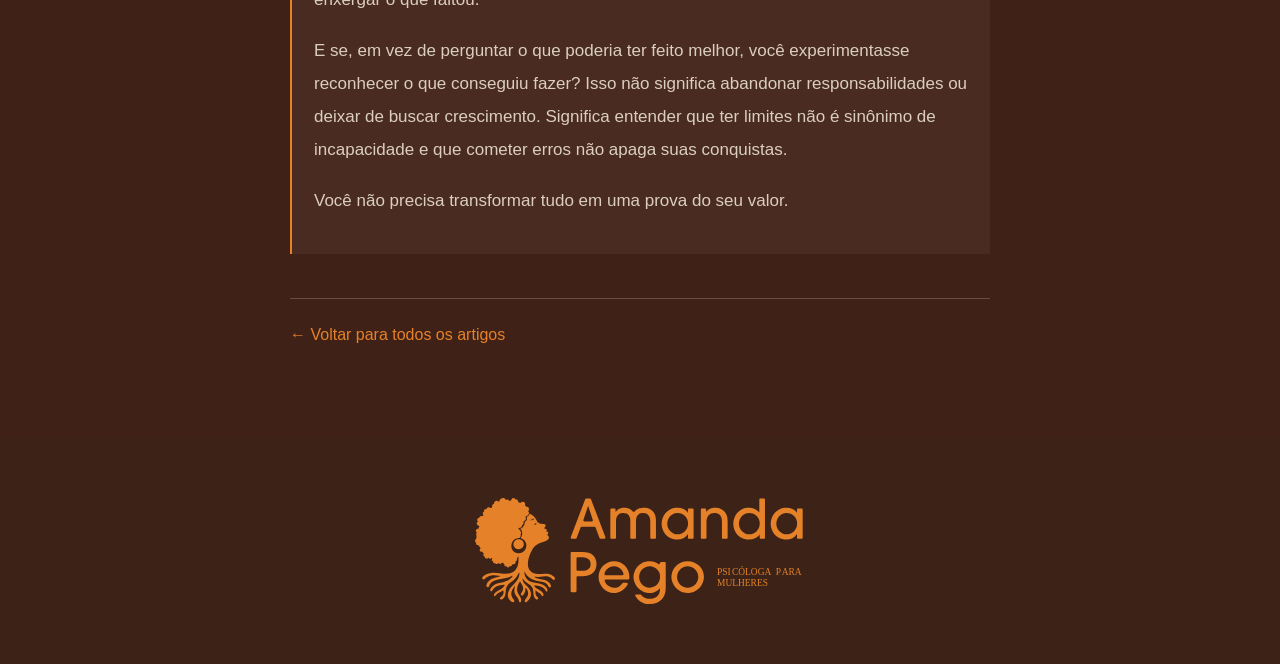
<file: artigo-2.html>
<!DOCTYPE html>
<html lang="pt-BR">
<head>
  <meta charset="UTF-8">
  <meta name="viewport" content="width=device-width, initial-scale=1.0">
  <meta name="description" content="Uma reflexão sobre culpa, autocobrança e a dificuldade de respeitar o próprio tempo.">
  <title>Quando descansar também parece uma obrigação | Amanda Pego</title>
  <link rel="stylesheet" href="style.css">
  <style>
    body.article-page { background:#3F2117; color:#F5EBDD; }
    /* Nas páginas dos artigos, remove a foto grande do banner e mantém o cabeçalho. */
    .article-hero { min-height:105px; height:105px; background-image:none !important; background-color:#3F2117 !important; overflow:visible; align-items:flex-start; }
    .article-main { min-height:100vh; background:#3F2117; padding:0 0 90px; }
    .article-top { width:84%; max-width:1120px; margin:0 auto; padding:44px 0 24px; }
    .article-back { display:inline-block; color:#F5EBDD; text-decoration:none; border-bottom:1px solid #E58229; padding-bottom:6px; font-size:14px; }
    .article-back:hover { color:#E58229; }
    .article-layout { width:84%; max-width:900px; margin:0 auto; }
    .article-category { display:block; color:#E58229; font-size:12px; font-weight:700; letter-spacing:1.5px; margin:30px 0 18px; }
    .article-title { font-family:Georgia,"Times New Roman",serif; font-weight:400; font-size:clamp(2.5rem,6vw,4.7rem); line-height:1.08; letter-spacing:-1.4px; margin:0 0 24px; color:#F5EBDD; }
    .article-summary { max-width:720px; font-size:clamp(1rem,2vw,1.2rem); line-height:1.8; margin:0 0 24px; }
    .article-byline { color:rgba(245,235,221,.72); font-size:13px; border-bottom:1px solid rgba(245,235,221,.25); padding-bottom:28px; }
    .article-cover { display:block; width:100%; max-height:460px; aspect-ratio:16/7; object-fit:cover; margin:34px 0 40px; }
    .article-body { max-width:700px; margin:0 auto; font-size:17px; line-height:1.95; }
    .article-placeholder { border-left:2px solid #E58229; padding:18px 22px; background:rgba(245,235,221,.05); color:rgba(245,235,221,.85); }
    .article-placeholder strong { display:block; color:#E58229; margin-bottom:8px; font-size:13px; letter-spacing:.8px; text-transform:uppercase; }
    .article-bottom { max-width:700px; margin:44px auto 0; padding-top:22px; border-top:1px solid rgba(245,235,221,.22); }
    .article-bottom a { color:#E58229; text-decoration:none; }
    @media(max-width:768px) { .article-top,.article-layout { width:88%; } .article-main { padding-bottom:58px; } .article-top { padding-top:28px; } .article-title { letter-spacing:-.7px; } .article-cover { aspect-ratio:4/3; margin:26px 0 30px; } .article-body { font-size:16px; } }
  </style>
</head>
<body class="article-page">
  <section class="hero article-hero" id="inicio">
    <header class="topbar">
      <a class="brand" href="index.html#inicio"><img src="assets/Ativo 12.svg" alt="Amanda Pego — Psicóloga para mulheres" class="official-logo"></a>
      <button class="menu-toggle" aria-label="Abrir menu" aria-controls="mobile-menu" aria-expanded="false"><span></span><span></span><span></span></button>
      <nav>
        <a href="index.html#sobre">Sobre mim</a>
        <a href="index.html#espaco">Este espaço</a>
        <a href="index.html#reflexoes">Reflexões</a>
        <a href="index.html#artigos">Artigos</a>
        <a href="index.html#duvidas">Dúvidas</a>
        <a href="index.html#comunidade">Comunidade</a>
        <a href="index.html#agendamento" class="btn-agendar">Agendar</a>
      </nav>
    </header>
    <div class="menu-backdrop" aria-hidden="true"></div>
    <aside class="mobile-menu" id="mobile-menu" aria-hidden="true">
      <button class="menu-close" aria-label="Fechar menu">×</button>
      <div class="mobile-menu-title"><a href="index.html#agendamento" class="btn-agendar">Agendar</a></div>
      <nav class="mobile-nav">
        <a href="index.html#sobre">Sobre mim</a><a href="index.html#espaco">Este espaço</a>
        <a href="index.html#reflexoes">Reflexões</a><a href="index.html#artigos">Artigos</a>
        <a href="index.html#duvidas">Dúvidas</a><a href="index.html#comunidade">Comunidade</a>
      </nav>
    </aside>
  </section>
  <main class="article-main">
    <div class="article-top"><a class="article-back" href="index.html#artigos">← Voltar para os artigos</a></div>
    <article class="article-layout">
      <span class="article-category">DESCONTRUÇÃO</span>
      <h1 class="article-title">Suas crenças são realmente suas?</h1>
      <div class="article-byline">Por Amanda Rodrigues Pego Fernandes | 
Psicóloga | CRP 16/8512</div>
      <img class="article-cover" src="assets/artigo 2.jpg" alt="Imagem de capa do artigo: Suas crenças são realmente suas?" loading="eager">
      <div class="article-body">
        <div class="article-placeholder">
<p>Você conquista algo, mas, em vez de comemorar, já começa a pensar no que poderia ter feito melhor. Descansa, mas sente culpa. Recebe um elogio, mas encontra motivos para não acreditar nele.
Parece familiar?</p>

<p>A autocobrança costuma aparecer nessas pequenas situações do cotidiano. Na dificuldade de reconhecer uma conquista, no medo de errar, na sensação de que sempre existe algo que você deveria estar fazendo.
É como se existissem algumas regras silenciosas na sua cabeça: preciso fazer tudo bem para ser reconhecida; descansar é perder tempo; errar significa fracassar.
Mas de onde vieram essas regras?</p>

<p>Nossas experiências, relações e ambientes de desenvolvimento participam da construção da maneira como nos percebemos e avaliamos. Talvez você tenha aprendido que precisava tirar boas notas, ajudar todo mundo ou não dar trabalho para receber reconhecimento.
Com o tempo, essas exigências podem deixar de vir de outras pessoas e passar a funcionar como cobranças internas.</p>

<p>O problema é que, quando nada parece suficiente, até as conquistas perdem o valor. Você alcança uma meta e imediatamente cria outra. Faz algo bem, mas só consegue enxergar o que faltou.</p>

<p>E se, em vez de perguntar o que poderia ter feito melhor, você experimentasse reconhecer o que conseguiu fazer?
Isso não significa abandonar responsabilidades ou deixar de buscar crescimento. Significa entender que ter limites não é sinônimo de incapacidade e que cometer erros não apaga suas conquistas.</p>

<p>Você não precisa transformar tudo em uma prova do seu valor.</p>

<p></p>
        </div>
      </div>
      <div class="article-bottom"><a href="index.html#artigos">← Voltar para todos os artigos</a></div>
    </article>
  </main>
  <footer><div class="footer-logo-wrap"><a href="index.html#inicio"><img src="assets/Ativo 12.svg" alt="Amanda Pego — Psicóloga para mulheres" class="footer-logo"></a></div><div class="wrap"></div></footer>
  <script>
  document.addEventListener('DOMContentLoaded', function () {
    const topbar=document.querySelector('.topbar');
    window.addEventListener('scroll',function(){topbar.classList.toggle('scrolled',window.scrollY>50);});
    const toggle=document.querySelector('.menu-toggle'), menu=document.querySelector('.mobile-menu'), backdrop=document.querySelector('.menu-backdrop'), close=document.querySelector('.menu-close'), links=document.querySelectorAll('.mobile-nav a');
    function openMenu(){menu.classList.add('is-open');backdrop.classList.add('is-open');menu.setAttribute('aria-hidden','false');backdrop.setAttribute('aria-hidden','false');toggle.setAttribute('aria-expanded','true');document.body.classList.add('menu-open');}
    function closeMenu(){menu.classList.remove('is-open');backdrop.classList.remove('is-open');menu.setAttribute('aria-hidden','true');backdrop.setAttribute('aria-hidden','true');toggle.setAttribute('aria-expanded','false');document.body.classList.remove('menu-open');}
    toggle.addEventListener('click',openMenu);close.addEventListener('click',closeMenu);backdrop.addEventListener('click',closeMenu);links.forEach(link=>link.addEventListener('click',closeMenu));document.addEventListener('keydown',e=>{if(e.key==='Escape')closeMenu();});
  });
  </script>
</body>
</html>
</file>
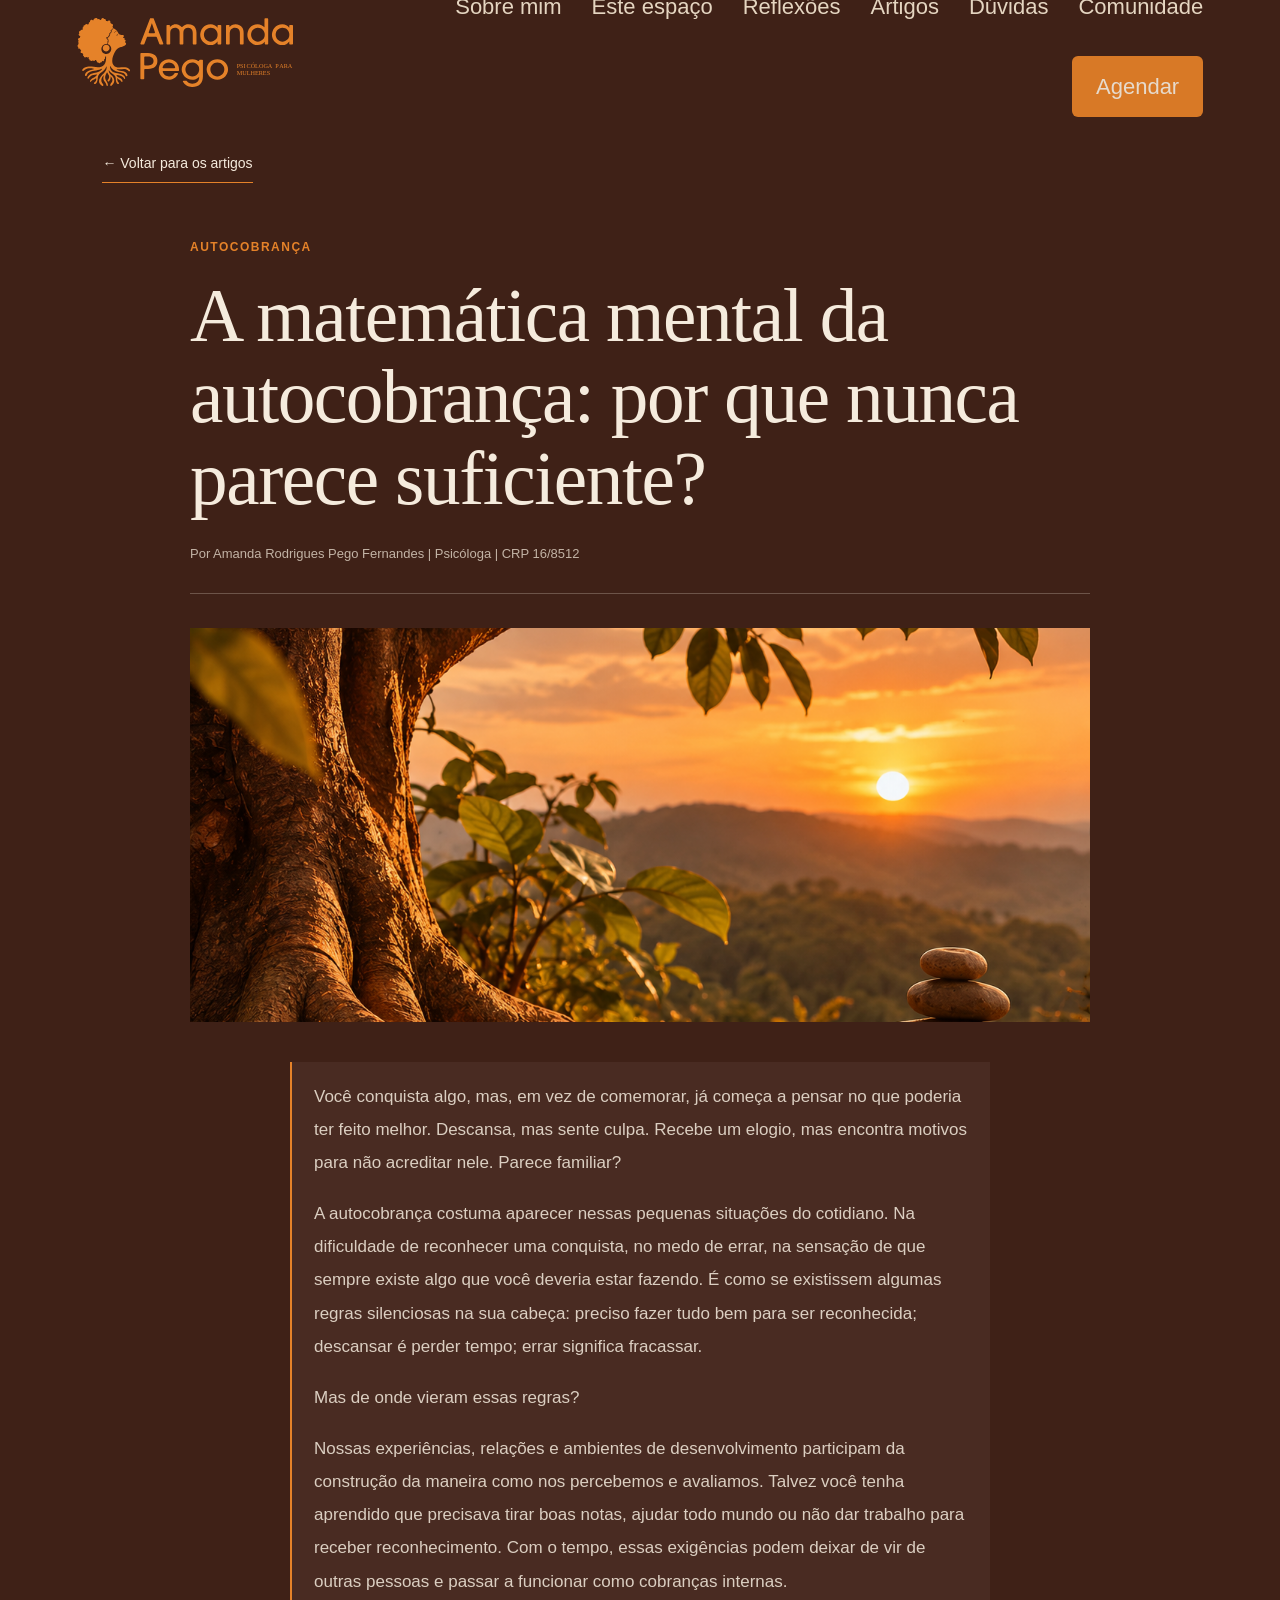
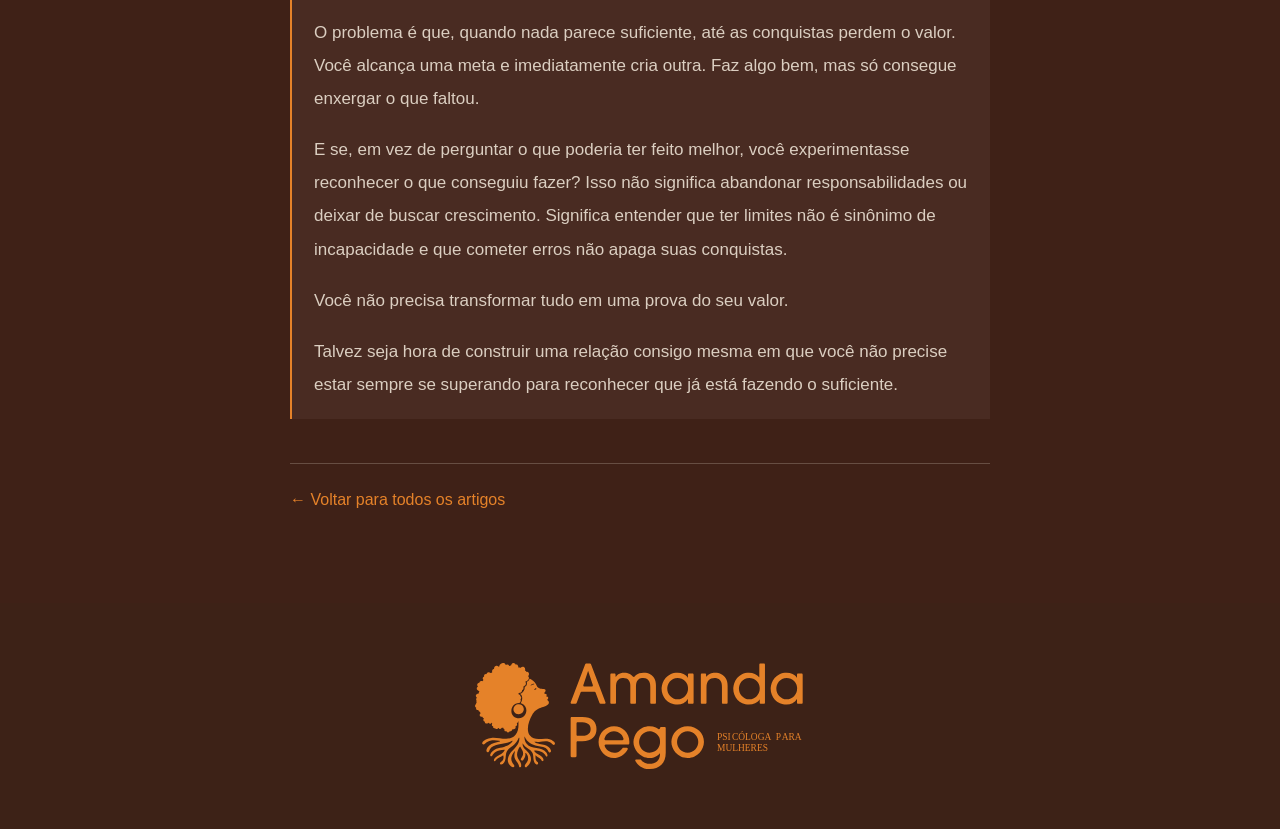
<file: artigo-3.html>
<!DOCTYPE html>
<html lang="pt-BR">
<head>
  <meta charset="UTF-8">
  <meta name="viewport" content="width=device-width, initial-scale=1.0">
  <meta name="description" content="Sobre reconhecer seus limites, comunicar necessidades e construir relações mais conscientes.">
  <title>Aprender a estabelecer limites sem culpa | Amanda Pego</title>
  <link rel="stylesheet" href="style.css">
  <style>
    body.article-page { background:#3F2117; color:#F5EBDD; }
    /* Nas páginas dos artigos, remove a foto grande do banner e mantém o cabeçalho. */
    .article-hero { min-height:105px; height:105px; background-image:none !important; background-color:#3F2117 !important; overflow:visible; align-items:flex-start; }
    .article-main { min-height:100vh; background:#3F2117; padding:0 0 90px; }
    .article-top { width:84%; max-width:1120px; margin:0 auto; padding:44px 0 24px; }
    .article-back { display:inline-block; color:#F5EBDD; text-decoration:none; border-bottom:1px solid #E58229; padding-bottom:6px; font-size:14px; }
    .article-back:hover { color:#E58229; }
    .article-layout { width:84%; max-width:900px; margin:0 auto; }
    .article-category { display:block; color:#E58229; font-size:12px; font-weight:700; letter-spacing:1.5px; margin:30px 0 18px; }
    .article-title { font-family:Georgia,"Times New Roman",serif; font-weight:400; font-size:clamp(2.5rem,6vw,4.7rem); line-height:1.08; letter-spacing:-1.4px; margin:0 0 24px; color:#F5EBDD; }
    .article-summary { max-width:720px; font-size:clamp(1rem,2vw,1.2rem); line-height:1.8; margin:0 0 24px; }
    .article-byline { color:rgba(245,235,221,.72); font-size:13px; border-bottom:1px solid rgba(245,235,221,.25); padding-bottom:28px; }
    .article-cover { display:block; width:100%; max-height:460px; aspect-ratio:16/7; object-fit:cover; margin:34px 0 40px; }
    .article-body { max-width:700px; margin:0 auto; font-size:17px; line-height:1.95; }
    .article-placeholder { border-left:2px solid #E58229; padding:18px 22px; background:rgba(245,235,221,.05); color:rgba(245,235,221,.85); }
    .article-placeholder strong { display:block; color:#E58229; margin-bottom:8px; font-size:13px; letter-spacing:.8px; text-transform:uppercase; }
    .article-bottom { max-width:700px; margin:44px auto 0; padding-top:22px; border-top:1px solid rgba(245,235,221,.22); }
    .article-bottom a { color:#E58229; text-decoration:none; }
    @media(max-width:768px) { .article-top,.article-layout { width:88%; } .article-main { padding-bottom:58px; } .article-top { padding-top:28px; } .article-title { letter-spacing:-.7px; } .article-cover { aspect-ratio:4/3; margin:26px 0 30px; } .article-body { font-size:16px; } }
  </style>
</head>
<body class="article-page">
  <section class="hero article-hero" id="inicio">
    <header class="topbar">
      <a class="brand" href="index.html#inicio"><img src="assets/Ativo 12.svg" alt="Amanda Pego — Psicóloga para mulheres" class="official-logo"></a>
      <button class="menu-toggle" aria-label="Abrir menu" aria-controls="mobile-menu" aria-expanded="false"><span></span><span></span><span></span></button>
      <nav>
        <a href="index.html#sobre">Sobre mim</a>
        <a href="index.html#espaco">Este espaço</a>
        <a href="index.html#reflexoes">Reflexões</a>
        <a href="index.html#artigos">Artigos</a>
        <a href="index.html#duvidas">Dúvidas</a>
        <a href="index.html#comunidade">Comunidade</a>
        <a href="index.html#agendamento" class="btn-agendar">Agendar</a>
      </nav>
    </header>
    <div class="menu-backdrop" aria-hidden="true"></div>
    <aside class="mobile-menu" id="mobile-menu" aria-hidden="true">
      <button class="menu-close" aria-label="Fechar menu">×</button>
      <div class="mobile-menu-title"><a href="index.html#agendamento" class="btn-agendar">Agendar</a></div>
      <nav class="mobile-nav">
        <a href="index.html#sobre">Sobre mim</a><a href="index.html#espaco">Este espaço</a>
        <a href="index.html#reflexoes">Reflexões</a><a href="index.html#artigos">Artigos</a>
        <a href="index.html#duvidas">Dúvidas</a><a href="index.html#comunidade">Comunidade</a>
      </nav>
    </aside>
  </section>
  <main class="article-main">
    <div class="article-top"><a class="article-back" href="index.html#artigos">← Voltar para os artigos</a></div>
    <article class="article-layout">
      <span class="article-category">AUTOCOBRANÇA</span>
      <h1 class="article-title">A matemática mental da autocobrança: por que nunca parece suficiente?
</h1>
      <div class="article-byline">Por Amanda Rodrigues Pego Fernandes | 
Psicóloga | CRP 16/8512</div>
      <img class="article-cover" src="assets/artigo 3.png" alt="Imagem de capa do artigo: Aprender a estabelecer limites sem culpa" loading="eager">
      <div class="article-body">
        <div class="article-placeholder">

<p>Você conquista algo, mas, em vez de comemorar, já começa a pensar no que poderia ter feito melhor. Descansa, mas sente culpa. Recebe um elogio, mas encontra motivos para não acreditar nele.
Parece familiar?</p>

<p>A autocobrança costuma aparecer nessas pequenas situações do cotidiano. Na dificuldade de reconhecer uma conquista, no medo de errar, na sensação de que sempre existe algo que você deveria estar fazendo.
É como se existissem algumas regras silenciosas na sua cabeça: preciso fazer tudo bem para ser reconhecida; descansar é perder tempo; errar significa fracassar.
</p>

<p>Mas de onde vieram essas regras?</p>

<p>Nossas experiências, relações e ambientes de desenvolvimento participam da construção da maneira como nos percebemos e avaliamos. Talvez você tenha aprendido que precisava tirar boas notas, ajudar todo mundo ou não dar trabalho para receber reconhecimento.
Com o tempo, essas exigências podem deixar de vir de outras pessoas e passar a funcionar como cobranças internas.</p>

<p>O problema é que, quando nada parece suficiente, até as conquistas perdem o valor. Você alcança uma meta e imediatamente cria outra. Faz algo bem, mas só consegue enxergar o que faltou.</p>

<p>E se, em vez de perguntar o que poderia ter feito melhor, você experimentasse reconhecer o que conseguiu fazer?
Isso não significa abandonar responsabilidades ou deixar de buscar crescimento. Significa entender que ter limites não é sinônimo de incapacidade e que cometer erros não apaga suas conquistas.</p>

<p>Você não precisa transformar tudo em uma prova do seu valor.</p>

<p>Talvez seja hora de construir uma relação consigo mesma em que você não precise estar sempre se superando para reconhecer que já está fazendo o suficiente.</p>

        </div>
      </div>
      <div class="article-bottom"><a href="index.html#artigos">← Voltar para todos os artigos</a></div>
    </article>
  </main>
  <footer><div class="footer-logo-wrap"><a href="index.html#inicio"><img src="assets/Ativo 12.svg" alt="Amanda Pego — Psicóloga para mulheres" class="footer-logo"></a></div><div class="wrap"></div></footer>
  <script>
  document.addEventListener('DOMContentLoaded', function () {
    const topbar=document.querySelector('.topbar');
    window.addEventListener('scroll',function(){topbar.classList.toggle('scrolled',window.scrollY>50);});
    const toggle=document.querySelector('.menu-toggle'), menu=document.querySelector('.mobile-menu'), backdrop=document.querySelector('.menu-backdrop'), close=document.querySelector('.menu-close'), links=document.querySelectorAll('.mobile-nav a');
    function openMenu(){menu.classList.add('is-open');backdrop.classList.add('is-open');menu.setAttribute('aria-hidden','false');backdrop.setAttribute('aria-hidden','false');toggle.setAttribute('aria-expanded','true');document.body.classList.add('menu-open');}
    function closeMenu(){menu.classList.remove('is-open');backdrop.classList.remove('is-open');menu.setAttribute('aria-hidden','true');backdrop.setAttribute('aria-hidden','true');toggle.setAttribute('aria-expanded','false');document.body.classList.remove('menu-open');}
    toggle.addEventListener('click',openMenu);close.addEventListener('click',closeMenu);backdrop.addEventListener('click',closeMenu);links.forEach(link=>link.addEventListener('click',closeMenu));document.addEventListener('keydown',e=>{if(e.key==='Escape')closeMenu();});
  });
  </script>
</body>
</html>
</file>
<file: style.css>
*{box-sizing:border-box;margin:0;padding:0}
html{scroll-behavior:smooth}
body{font-family:'Varela Round',Helvetica,sans-serif;background:#F3E5D0;color:#3D2217;line-height:1.7}
a{color:inherit;text-decoration:none}
.wrap{width:min(1120px,88%);margin:auto}


.hero {
  min-height: 100vh;
  position: relative;
  display: flex;
  align-items: center;

  background-image:
    linear-gradient(90deg,rgba(49,25,18,.90) 0%,rgba(49,25,18,.68) 19%,rgba(49,25,18,.20) 53%,rgba(49,25,18,.06) 100%),
    url("assets/hero.jpg");

  background-size: cover;
  background-position: center 20%;
  background-repeat: no-repeat;
  color:#fff;
  overflow:hidden;
}

.about-photo::after {
    display: none !important;
    content: none !important;
}

.logo {
    width: 800px;
    height: auto;
}

.topbar {
  position: fixed;
  top: 0;
  left: 0;
  width: 100%;
  height: 105px;
  padding: 20px 6%;

  display: flex;
  align-items: center;
  justify-content: space-between;

  z-index: 1000;

  background: transparent;
  backdrop-filter: none;
  -webkit-backdrop-filter: none;

  transition: background 0.35s ease, backdrop-filter 0.35s ease;
}

.topbar.scrolled {
  background: rgba(61, 34, 23, 0.78);
  backdrop-filter: blur(10px);
  -webkit-backdrop-filter: blur(10px);
  border-bottom: 1px solid rgba(255,255,255,0.08);
}


.topbar.scrolled {
  background: rgba(61, 34, 23, 0.78);
  backdrop-filter: blur(10px);
  -webkit-backdrop-filter: blur(10px);
  border-bottom: 1px solid rgba(255,255,255,0.08);
}


.brand img{width:150px;max-height:72px;object-fit:contain;filter:brightness(0) invert(1);opacity:.96}
nav{display:flex;gap:30px;align-items:center}
nav a{font-size:22px;color:#f3e5d0;opacity:.92}
nav a:hover{opacity:1}
.hero-content{position:relative;z-index:2;width:min(720px,88%);margin-left:12%;padding-top:70px}
.eyebrow{font-size:.82rem;letter-spacing:.16em;text-transform:uppercase;color:#F3E5D0;font-weight:700}
h1{font-family:Georgia,serif;font-size:clamp(3.2rem,6vw,6rem);font-weight:400;line-height:1.05;margin:14px 0 22px}
.hero-lead{font-size:clamp(1rem,1.35vw,1.22rem);max-width:670px;color:#F5EBDD;margin-bottom:32px}
.btn{display:inline-block;background:#E58229;color:#fff;padding:14px 34px;border-radius:4px;font-weight:700}
.btn:hover{filter:brightness(1.08)}
.hero-photo-note{position:absolute;right:4%;bottom:4%;z-index:2;font-size:.68rem;background:rgba(55,29,21,.78);padding:8px 12px;border-radius:4px}

main section{padding:145px 0}
.kicker{font-size:.78rem;text-transform:uppercase;letter-spacing:.15em;font-weight:700;color:#E58229;margin-bottom:14px}
h2{font-family:Georgia,serif;font-weight:400;font-size:clamp(2.2rem,4vw,3.8rem);line-height:1.15;margin-bottom:28px}
h3{font-family:Georgia,serif;font-size:1.35rem;margin-bottom:12px}
p+p{margin-top:18px}
.two-col{display:grid;grid-template-columns:1.1fr .9fr;gap:90px;align-items:center}
.photo-placeholder{height:540px;border-radius:180px 180px 12px 12px;background:#DDBB96;display:grid;place-items:center;font-size:.75rem;letter-spacing:.12em}
.service,.steps{background:#3D2217;color:#F5EBDD}
.service .kicker,.steps .kicker{color:#E58229}
.section-heading{max-width:820px;margin-bottom:65px}
.pain-grid,.step-grid{display:grid;grid-template-columns:repeat(3,1fr);gap:25px}
.pain-grid article{background:#E8D2B8;padding:34px;border-radius:12px;min-height:190px}
.service .pain-grid article{background:#F0DEC8;color:#3D2217}
.pain{background:#F5EBDD}
.step-grid article{border-top:1px solid rgba(255,255,255,.35);padding:28px 12px 10px 0}
.step-grid span{font-family:Georgia,serif;font-size:2rem;color:#E58229}
.secondary-note{margin-top:45px;opacity:.78}
.faq{background:#E8D2B8}
details{max-width:900px;border-bottom:1px solid rgba(75,45,36,.25);padding:22px 0}
summary{font-family:Georgia,serif;font-size:1.25rem;cursor:pointer}
details p{padding:14px 0}
.contact{background:#E58229;color:#fff;text-align:center}
.community-box{max-width:820px}
.community-box .kicker{color:#3D2217}
.community-box p{max-width:700px;margin-left:auto;margin-right:auto}
.community-box .btn{margin-top:30px;background:#3D2217}
footer{background:#3D2217;color:#E8D2B8;padding:60px 0;text-align:center;font-size:.85rem}

.hero-content {
  margin-left: 8% !important;
}

/* Telas grandes */
@media (min-width: 1440px) {
  .hero-content {
    margin-left: 8% !important;
  }
}

.about-photo{
  width:100%;
  max-width:500px;
  margin-left:auto;
  position:relative;
  overflow:visible;
  filter:drop-shadow(0 18px 34px rgba(75,45,36,.16));
}
.about-photo::before{
  content:"";
  position:absolute;
  width:104%;
  height:98%;
  left:-7%;
  top:-4%;
  background:#E2C5A5;
  opacity:.68;
  z-index:-1;
  border-radius:43% 57% 58% 42% / 35% 40% 60% 65%;
  transform:rotate(-7deg);
}
.about-photo img{
  display:block;
  width:100%;
  height:610px;
  object-fit:cover;
  object-position:center 25%;
  clip-path:polygon(
    18% 2%, 42% 0%, 68% 4%, 89% 13%, 97% 30%,
    94% 47%, 100% 61%, 93% 77%, 78% 91%, 57% 99%,
    34% 96%, 14% 87%, 5% 70%, 7% 53%, 2% 37%, 7% 18%
  );
  border-radius:10%;
}
@media(max-width:900px){
  .about-photo{margin:0 auto;max-width:440px}
  .about-photo img{height:560px}
}

/* ===== RESPONSIVIDADE: desktop, tablet e celular ===== */
img{max-width:100%;height:auto}
.topbar{gap:24px}
.hero-content{max-width:760px}
nav{flex-wrap:wrap;justify-content:flex-end}

/* Tablet */
@media (min-width: 601px) and (max-width: 1024px){
  .wrap{width:min(90%,920px)}
  .topbar{height:auto;padding:22px 5%;align-items:flex-start}
  .brand img{width:125px}
  nav{gap:14px 20px;max-width:72%}
  nav a{font-size:.84rem}

  .hero{
    min-height:100svh;
    background-position: center 10%;
  }
  .hero-content{
    width:56%;
    margin-left:7%;
    padding-top:100px;
  }
  h1{font-size:clamp(3rem,7vw,4.7rem)}
  .hero-lead{font-size:1rem}

  main section{padding:110px 0}
  .two-col{grid-template-columns:1fr 0.82fr;gap:50px}
  .photo-placeholder,.about-photo img{height:480px}
  .pain-grid{grid-template-columns:repeat(2,1fr)}
  .step-grid{grid-template-columns:repeat(3,1fr)}
}

/* Celular */
@media (max-width: 600px){
  body{overflow-x:hidden}
  .wrap{width:88%}

  .hero{
    min-height:100svh;
    align-items:flex-end;
    background-position:64% center;
  }
  .hero::after{
    content:"";
    position:absolute;
    inset:0;
    background:linear-gradient(to top,rgba(42,23,18,.92) 0%,rgba(42,23,18,.52) 48%,rgba(42,23,18,.12) 75%);
    pointer-events:none;
  }
  .topbar{
    height:auto;
    padding:18px 6%;
    align-items:center;
    z-index:6;
  }
  .brand img{width:112px}
  nav{display:none}

  .hero-content{
    z-index:3;
    width:88%;
    margin:0 auto;
    padding:0 0 11vh;
  }
  .eyebrow{font-size:.72rem}
  h1{font-size:clamp(2.65rem,13vw,4rem);margin:10px 0 16px}
  .hero-lead{font-size:.98rem;line-height:1.55;margin-bottom:24px}
  .btn{padding:12px 22px;font-size:.9rem}

  main section{padding:78px 0}
  h2{font-size:clamp(2rem,10vw,2.8rem)}
  .section-heading{margin-bottom:42px}
  .two-col{grid-template-columns:1fr;gap:42px}
  .pain-grid,.step-grid{grid-template-columns:1fr;gap:18px}
  .pain-grid article{min-height:auto;padding:26px}
  .step-grid article{padding:24px 0}
  .photo-placeholder,.about-photo img{height:470px}
  .about-photo{width:100%;max-width:100%;margin:0 auto;border-radius:150px 150px 12px 12px}
  details{padding:18px 0}
  summary{font-size:1.08rem}
  footer{padding:34px 0}
}

/* Celulares pequenos */
@media (max-width: 380px){
  .hero-content{padding-bottom:8vh}
  h1{font-size:2.55rem}
  .hero-lead{font-size:.92rem}
  main section{padding:64px 0}
}

/* Telas grandes */
@media (min-width: 1440px){
  .wrap{width:min(1180px,84%)}
  .hero-content{margin-left:max(10%,calc((100vw - 1320px)/2))}
  main section{padding:165px 0}
}


.menu-toggle,.mobile-menu,.menu-backdrop{display:none}

@media(max-width:600px){
  .topbar{justify-content:space-between}
  .menu-toggle{
    display:flex;position:relative;z-index:10;width:46px;height:46px;
    border:1px solid rgba(255,255,255,.55);border-radius:50%;
    background:rgba(54,29,22,.34);backdrop-filter:blur(8px);
    align-items:center;justify-content:center;flex-direction:column;gap:5px;
    cursor:pointer;
  }
  .menu-toggle span{display:block;width:19px;height:2px;background:#fff;border-radius:4px}
  .menu-backdrop{
    position:fixed;inset:0;background:rgba(28,16,12,.58);
    z-index:98;opacity:0;transition:opacity .3s ease;
  }
  .menu-backdrop.is-open{display:block;opacity:1}
  .mobile-menu{
    display:flex;position:fixed;top:0;right:0;width:min(82vw,340px);height:100dvh;
    background:#3D2217;color:#F5EBDD;z-index:99;padding:88px 34px 40px;
    flex-direction:column;transform:translateX(105%);
    transition:transform .32s ease;box-shadow:-15px 0 40px rgba(0,0,0,.22);
  }
  .mobile-menu.is-open{transform:translateX(0)}
  .menu-close{
    position:absolute;right:24px;top:22px;width:42px;height:42px;
    border:0;background:transparent;color:#fff;font-size:2.2rem;
    line-height:1;cursor:pointer;
  }
  .mobile-menu-title{
    font-family:'Varela Round';font-size:1.8rem;margin-bottom:30px;color:#B86D1D;
  }
  .mobile-nav{display:flex!important;flex-direction:column;align-items:stretch;gap:0;max-width:none}
  .mobile-nav a{
    display:block;color:#fff;font-family:'Varela Round';font-size:1.25rem;
    padding:15px 0;border-bottom:1px solid rgba(255,255,255,.16);
  }
  body.menu-open{overflow:hidden}
}


/* Formato orgânico da foto "Sobre mim" */
@media(max-width:600px){
  .about-photo{
    width:92%;
    max-width:410px;
    margin:10px auto 0;
    border-radius:0;
  }
  .about-photo img{
    height:500px;
    border-radius:10%;
  }
}


/* CORREÇÃO: recorte orgânico com curvas suaves, sem quinas */
.about-photo{
  position:relative !important;
  overflow:visible !important;
  border-radius:0 !important;
  isolation:isolate;
}
.about-photo::before{
  content:"";
  position:absolute;
  z-index:-1;
  width:106%;
  height:98%;
  left:-5%;
  top:-5%;
  background:#E2C5A5;
  opacity:.68;
  border-radius:46% 54% 43% 57% / 42% 38% 62% 58%;
  transform:rotate(-7deg);
}
.about-photo::after{
  content:"";
  position:absolute;
  z-index:-1;
  width:76%;
  height:78%;
  right:-7%;
  bottom:-3%;
  border:2px solid rgba(169,104,54,.72);
  border-left-color:transparent;
  border-top-color:transparent;
  border-radius:50%;
  transform:rotate(-12deg);
  pointer-events:none;
}
.about-photo img{
  display:block !important;
  width:100% !important;
  height:610px !important;
  object-fit:cover !important;
  object-position:center 25% !important;
  clip-path:url(#organic-photo-shape) !important;
  -webkit-clip-path:url(#organic-photo-shape) !important;
  border-radius:0 !important;
}
@media(max-width:900px){
  .about-photo{max-width:440px !important;margin:0 auto !important}
  .about-photo img{height:560px !important}
}
@media(max-width:600px){
  .about-photo{width:92% !important;max-width:410px !important}
  .about-photo img{height:500px !important}
}


/* ===== FOTO SOBRE MIM — FORMATO ORGÂNICO FINAL ===== */
.about-photo{
  width:100% !important;
  max-width:510px !important;
  margin-left:auto !important;
  position:relative !important;
  overflow:visible !important;
  border-radius:0 !important;
  isolation:isolate;
  filter:drop-shadow(0 16px 30px rgba(75,45,36,.10));
}
.about-photo::before{
  content:"";
  position:absolute;
  z-index:-2;
  width:106%;
  height:100%;
  left:-5%;
  top:-5%;
  background:#E2C5A5;
  opacity:.78;
  border-radius:44% 56% 42% 58% / 35% 40% 60% 65%;
  transform:rotate(-7deg);
}
.about-photo::after{
  content:"";
  position:absolute;
  z-index:-1;
  width:54%;
  height:66%;
  right:-9%;
  bottom:-3%;
  border:2px solid rgba(169,104,54,.78);
  border-left-color:transparent;
  border-top-color:transparent;
  border-radius:45% 55% 52% 48% / 58% 42% 58% 42%;
  transform:rotate(-10deg);
  pointer-events:none;
}
.about-photo img{
  display:block !important;
  width:100% !important;
  height:620px !important;
  object-fit:cover !important;
  object-position:center 27% !important;
  clip-path:url(#organic-photo-shape) !important;
  -webkit-clip-path:url(#organic-photo-shape) !important;
  border-radius:0 !important;
}

/* pequeno detalhe botânico inspirado na referência */
.about-photo .organic-leaf{display:none}

@media (min-width:601px) and (max-width:1024px){
  .about-photo{max-width:445px !important}
  .about-photo img{height:555px !important}
}
@media (max-width:600px){
  .about-photo{
    width:94% !important;
    max-width:390px !important;
    margin:12px auto 0 !important;
  }
  .about-photo img{
    height:490px !important;
    object-position:center 25% !important;
  }
  .about-photo::before{width:105%;left:-3%;top:-3%}
  .about-photo::after{right:-6%;bottom:-1%}
}


/* ===== RECORTE ORGÂNICO — REFERÊNCIA EXATA ===== */
.about-photo{
  width:100% !important;
  max-width:500px !important;
  margin-left:auto !important;
  position:relative !important;
  overflow:visible !important;
  border-radius:0 !important;
  isolation:isolate;
  filter:none !important;
}
.about-photo::before{
  content:"";
  position:absolute;
  z-index:-2;
  width:101%;
  height:101%;
  left:-4%;
  top:-5%;
  background:#E2C5A5;
  opacity:.72;
  border-radius:48% 52% 45% 55% / 38% 42% 58% 62%;
  transform:rotate(-8deg);
}
.about-photo::after{
  content:"";
  position:absolute;
  z-index:-1;
  width:34%;
  height:38%;
  right:-3%;
  bottom:1%;
  border-right:2px solid rgba(169,104,54,.82);
  border-bottom:2px solid rgba(169,104,54,.82);
  border-radius:0 0 70% 0;
  transform:rotate(12deg);
  pointer-events:none;
}
.about-photo img{
  display:block !important;
  width:100% !important;
  height:610px !important;
  object-fit:cover !important;
  object-position:center 24% !important;
  clip-path:url(#organic-photo-shape) !important;
  -webkit-clip-path:url(#organic-photo-shape) !important;
  border-radius:0 !important;
}
@media (min-width:601px) and (max-width:1024px){
  .about-photo{max-width:440px !important}
  .about-photo img{height:545px !important}
}
@media(max-width:600px){
  .about-photo{width:92% !important;max-width:390px !important;margin:10px auto 0 !important}
  .about-photo img{height:485px !important;object-position:center 24% !important}
}


/* ===== PALETA OFICIAL AMANDA PEGO =====
   Laranja: #B86D1D
   Marrom:  #3D2217
*/
:root{
  --laranja:#E58229;
  --marrom:#3D2217;
  --creme:#F5EBDD;
  --bege:#E8D2B8;
}
body{background:var(--creme);color:var(--marrom)}
.hero .eyebrow,
.kicker {
  color: var(--laranja);
}
.btn{background:var(--laranja);color:#fff}
.service,.steps{background:var(--marrom)}
.contact{background:var(--laranja)}
.community-box .btn{background:var(--marrom)}
footer{background:var(--marrom)}
.mobile-menu{background:var(--marrom)}
.mobile-menu-title{color:var(--laranja)}
.menu-toggle{background:rgba(61,34,23,.52)}
.about-photo::before{background:#E2C5A5 !important}
.about-photo::after{border-color:rgba(184,109,29,.82) !important;border-left-color:transparent !important;border-top-color:transparent !important}

.official-logo{
  width:225px !important;
  max-height:82px !important;
  height:auto !important;
  object-fit:contain !important;
  filter:none !important;
  opacity:1 !important;
  display:block;
  border-radius:2px;
}
.footer-logo-wrap{display:flex;justify-content:center;margin-bottom:center}
.footer-logo{
  width:min(330px,78vw);
  height:auto;
  display:block;
  border-radius:3px;
}
@media(max-width:1024px){
  .official-logo{width:190px !important}
}
@media(max-width:600px){
  .official-logo{width:150px !important;max-height:60px !important}
}

.btn-agendar {
  display: inline-block;
  background-color: #E58229;
  color: #F5EBDD;
  padding: 12px 24px;
  border-radius: 6px;
  text-decoration: none;
  font-weight: 500;
  transition: background-color 0.3s ease;
}

.btn-agendar:hover {
  background-color: #E58229;
  color: #F5EBDD;

  
}


@media (max-width: 768px) {
  .btn-agendar {
    display: inline-block;
    padding: 10px 18px;
    font-size: 14px;
  }
}



/* SEÇÃO DE ARTIGOS — AMANDA PEGO */

.artigos-amanda {
  background-color: #3F2117;
  color: #F5EBDD;
  padding: 100px 0;
}

.artigos-container {
  width: 84%;
  max-width: 1440px;
  margin: 0 auto;
}

.artigos-etiqueta {
  display: block;
  color: #E58229;
  font-size: 13px;
  font-weight: 700;
  letter-spacing: 1.5px;
  margin-bottom: 24px;
}

.artigos-cabecalho {
  display: flex;
  justify-content: space-between;
  align-items: flex-end;
  gap: 40px;
  margin-bottom: 56px;
}

.artigos-cabecalho h2 {
  font-family: Georgia, "Times New Roman", serif;
  font-size: clamp(42px, 5vw, 68px);
  line-height: 1.05;
  font-weight: 400;
  margin: 0 0 24px;
  letter-spacing: -1.5px;
}

.artigos-intro {
  max-width: 650px;
  font-size: 16px;
  line-height: 1.8;
  margin: 0;
}

.artigos-link {
  color: #F5EBDD;
  text-decoration: none;
  border-bottom: 1px solid #E58229;
  padding-bottom: 8px;
  white-space: nowrap;
  margin-bottom: 8px;
  transition: color 0.3s ease;
}

.artigos-link:hover {
  color: #E58229;
}

/* GRADE DE ARTIGOS */

.artigos-grid {
  display: grid;
  grid-template-columns: repeat(3, minmax(0, 1fr));
  gap: 26px;
}

.artigo-card {
  min-width: 0;
  border-top: 1px solid rgba(245, 235, 221, 0.35);
  padding-top: 20px;
}

.artigo-imagem {
  display: block;
  width: 100%;
  aspect-ratio: 4 / 3;
  overflow: hidden;
  background-color: #603B2C;
  margin-bottom: 24px;
}

.artigo-imagem img {
  display: block;
  width: 100%;
  height: 100%;
  object-fit: cover;
  transition: transform 0.5s ease;
}

.artigo-card:hover .artigo-imagem img {
  transform: scale(1.04);
}

.artigo-categoria {
  display: block;
  color: #E58229;
  font-size: 11px;
  font-weight: 700;
  letter-spacing: 1.2px;
  margin-bottom: 14px;
}

.artigo-conteudo h3 {
  font-family: Georgia, "Times New Roman", serif;
  font-size: 27px;
  line-height: 1.2;
  font-weight: 400;
  margin: 0 0 16px;
}

.artigo-conteudo h3 a {
  color: #F5EBDD;
  text-decoration: none;
  transition: color 0.3s ease;
}

.artigo-conteudo h3 a:hover {
  color: #E58229;
}

.artigo-conteudo p {
  font-size: 15px;
  line-height: 1.75;
  margin: 0 0 26px;
}

.artigo-rodape {
  display: flex;
  justify-content: space-between;
  align-items: center;
  gap: 12px;
  border-top: 1px solid rgba(245, 235, 221, 0.2);
  padding-top: 16px;
  font-size: 12px;
}

.artigo-rodape > span {
  opacity: 0.8;
}

.artigo-rodape a {
  color: #E58229;
  text-decoration: none;
  font-weight: 600;
  white-space: nowrap;
}

.artigo-rodape a:hover {
  color: #E58229;
}

/* TABLETS */

@media (max-width: 1000px) {
  .artigos-container {
    width: 88%;
  }

  .artigos-grid {
    grid-template-columns: repeat(2, minmax(0, 1fr));
    gap: 32px 22px;
  }

  .artigos-cabecalho h2 {
    font-size: 52px;
  }
}

/* CELULARES */

@media (max-width: 600px) {
  .artigos-amanda {
    padding: 64px 0;
  }

  .artigos-container {
    width: 88%;
  }

  .artigos-cabecalho {
    display: block;
    margin-bottom: 36px;
  }

  .artigos-cabecalho h2 {
    font-size: clamp(42px, 11vw, 54px);
    margin-bottom: 20px;
  }

  .artigos-intro {
    font-size: 15px;
  }

  .artigos-link {
    display: inline-block;
    margin-top: 24px;
  }

  .artigos-grid {
    grid-template-columns: 1fr;
    gap: 36px;
  }

  .artigo-card {
    padding-top: 18px;
  }

  .artigo-imagem {
    aspect-ratio: 4 / 3;
    margin-bottom: 20px;
  }

  .artigo-conteudo h3 {
    font-size: 26px;
  }

  .artigo-conteudo p {
    font-size: 14px;
  }
}


/* ===== AJUSTE RESPONSIVO DO MENU MOBILE =====
   Mantém o visual existente e exibe o menu hambúrguer em telas menores. */
@media (max-width: 768px) {
  .topbar {
    justify-content: space-between;
    align-items: center;
  }

  .topbar > nav {
    display: none !important;
  }

  .menu-toggle {
    display: flex !important;
    position: relative;
    z-index: 101;
    flex: 0 0 46px;
    width: 46px;
    height: 46px;
    border: 1px solid rgba(255,255,255,.55);
    border-radius: 50%;
    background: rgba(61,34,23,.65);
    align-items: center;
    justify-content: center;
    flex-direction: column;
    gap: 5px;
    cursor: pointer;
  }

  .menu-toggle span {
    display: block;
    width: 19px;
    height: 2px;
    background: #F5EBDD;
    border-radius: 4px;
  }

  .menu-backdrop {
    display: block;
    position: fixed;
    inset: 0;
    background: rgba(28,16,12,.58);
    z-index: 1001;
    opacity: 0;
    visibility: hidden;
    pointer-events: none;
    transition: opacity .3s ease, visibility .3s ease;
  }

  .menu-backdrop.is-open {
    opacity: 1;
    visibility: visible;
    pointer-events: auto;
  }

  .mobile-menu {
    display: flex;
    position: fixed;
    top: 0;
    right: 0;
    width: min(82vw, 340px);
    height: 100vh;
    height: 100dvh;
    overflow-y: auto;
    background: var(--marrom, #3D2217);
    color: var(--creme, #F5EBDD);
    z-index: 1002;
    padding: 88px 30px 36px;
    flex-direction: column;
    transform: translateX(105%);
    visibility: hidden;
    transition: transform .32s ease, visibility .32s ease;
    box-shadow: -15px 0 40px rgba(0,0,0,.22);
  }

  .mobile-menu.is-open {
    transform: translateX(0);
    visibility: visible;
  }

  .menu-close {
    position: absolute;
    right: 20px;
    top: 18px;
    width: 42px;
    height: 42px;
    border: 0;
    background: transparent;
    color: #F5EBDD;
    font-size: 2.2rem;
    line-height: 1;
    cursor: pointer;
  }

  .mobile-menu-title {
    display: block;
    margin-bottom: 26px;
  }

  .mobile-menu-title .btn-agendar {
    display: inline-block;
    background: var(--laranja, #E58229);
    color: var(--creme, #F5EBDD);
    padding: 10px 18px;
    border-radius: 6px;
    font-size: 14px;
  }

  .mobile-nav {
    display: flex !important;
    flex-direction: column;
    align-items: stretch;
    gap: 0;
    max-width: none;
  }

  .mobile-nav a {
    display: block;
    color: #F5EBDD;
    font-family: inherit;
    font-size: 1.05rem;
    padding: 14px 0;
    border-bottom: 1px solid rgba(255,255,255,.16);
  }

  body.menu-open {
    overflow: hidden;
  }
}
.crp-amanda {
    font-size: 14px;
    font-weight: 500;
    color: #C66B24;
    margin-top: -20px;
    margin-bottom: 24px;
    letter-spacing: 0.3px;
}

/* ===== RODAPÉ EDITORIAL — AMANDA PEGO ===== */
.site-footer{
  background:var(--marrom);
  color:var(--creme);
  padding:64px 0 24px;
  text-align:left;
  font-size:.88rem;
}
.footer-grid{
  display:grid;
  grid-template-columns:1.25fr 1.45fr 1.15fr .8fr;
  gap:clamp(28px,3.5vw,56px);
  align-items:start;
}
.footer-brand{display:flex;flex-direction:column;align-items:flex-start;gap:0}
.footer-brand>a{display:block;max-width:100%}
.site-footer .footer-logo{display:block;width:min(340px,100%);max-height:160px;object-fit:contain;object-position:left center}
.footer-about p{max-width:330px;line-height:1.75;color:rgba(245,235,221,.82);margin:0}
.footer-crp{display:block;margin-top:15px;color:var(--creme);font-size:.82rem;letter-spacing:.02em}
.footer-contact h2{font-family:inherit;font-size:.88rem;font-weight:700;line-height:1.4;margin:0 0 14px;color:var(--creme)}
.footer-contact p,.footer-contact-link{display:block;margin:0 0 9px;color:rgba(245,235,221,.82);line-height:1.6}
.footer-contact-link{text-decoration:underline;text-underline-offset:3px}
.footer-social{display:flex;align-items:center;gap:12px;margin-top:18px}
.footer-social-link{width:38px;height:38px;display:inline-flex;align-items:center;justify-content:center;border-radius:50%;background:var(--creme);color:var(--marrom);transition:transform .2s ease,background .2s ease}
.footer-social-link:hover{transform:translateY(-3px);background:var(--laranja)}
.footer-social-link svg{width:19px;height:19px;fill:none;stroke:currentColor;stroke-width:1.8;stroke-linecap:round;stroke-linejoin:round}
.footer-social-link .social-dot{fill:currentColor;stroke:none}
.footer-contact-link:hover,.footer-nav a:hover{color:var(--laranja)}
.footer-nav{display:flex;flex-direction:column;align-items:flex-start;gap:7px}
.footer-nav a{font-size:.78rem;line-height:1.5;letter-spacing:.035em;text-decoration:underline;text-underline-offset:3px;color:rgba(245,235,221,.9);transition:color .2s ease}
.footer-bottom{display:flex;justify-content:center;align-items:center;gap:20px;border-top:1px solid rgba(245,235,221,.2);margin-top:46px;padding-top:18px;text-align:center}
.footer-bottom p{font-size:.72rem;color:rgba(245,235,221,.62);margin:0;line-height:1.5;text-align:center}

@media(max-width:900px){
  .footer-grid{grid-template-columns:1fr 1.4fr;gap:34px 48px}
  .footer-brand{grid-column:1;grid-row:1}
  .footer-about{grid-column:2;grid-row:1}
  .footer-contact{grid-column:1;grid-row:2}
  .footer-nav{grid-column:2;grid-row:2}
}
@media(max-width:600px){
  .site-footer{padding:44px 0 20px}
  .footer-grid{grid-template-columns:1fr;gap:26px}
  .footer-brand,.footer-about,.footer-contact,.footer-nav{grid-column:auto;grid-row:auto}
  .site-footer .footer-logo{width:280px;max-height:135px}
  .footer-about p{max-width:100%}
  .footer-nav{display:grid;grid-template-columns:1fr 1fr;gap:9px 18px}
  .footer-bottom{margin-top:32px;padding-top:15px;flex-direction:column;gap:6px}
}

/* ===== SEÇÃO DE ARTIGOS RECUPERADA DA V5 ===== */
.artigos-amanda {
  background-color: #3F2117;
  color: #F5EBDD;
  padding: 100px 0;
}

.artigos-container {
  width: 84%;
  max-width: 1440px;
  margin: 0 auto;
}

.artigos-etiqueta {
  display: block;
  color: #E58229;
  font-size: 13px;
  font-weight: 700;
  letter-spacing: 1.5px;
  margin-bottom: 24px;
}

.artigos-cabecalho {
  display: flex;
  justify-content: space-between;
  align-items: flex-end;
  gap: 40px;
  margin-bottom: 56px;
}

.artigos-cabecalho h2 {
  font-family: Georgia, "Times New Roman", serif;
  font-size: clamp(42px, 5vw, 68px);
  line-height: 1.05;
  font-weight: 400;
  margin: 0 0 24px;
  letter-spacing: -1.5px;
}

.artigos-intro {
  max-width: 650px;
  font-size: 16px;
  line-height: 1.8;
  margin: 0;
}

.artigos-link {
  color: #F5EBDD;
  text-decoration: none;
  border-bottom: 1px solid #E58229;
  padding-bottom: 8px;
  white-space: nowrap;
  margin-bottom: 8px;
  transition: color 0.3s ease;
}

.artigos-link:hover {
  color: #E58229;
}

/* GRADE DE ARTIGOS */

.artigos-grid {
  display: grid;
  grid-template-columns: repeat(3, minmax(0, 1fr));
  gap: 26px;
}

.artigo-card {
  min-width: 0;
  border-top: 1px solid rgba(245, 235, 221, 0.35);
  padding-top: 20px;
}

.artigo-imagem {
  display: block;
  width: 100%;
  aspect-ratio: 4 / 3;
  overflow: hidden;
  background-color: #603B2C;
  margin-bottom: 24px;
}

.artigo-imagem img {
  display: block;
  width: 100%;
  height: 100%;
  object-fit: cover;
  transition: transform 0.5s ease;
}

.artigo-card:hover .artigo-imagem img {
  transform: scale(1.04);
}

.artigo-categoria {
  display: block;
  color: #E58229;
  font-size: 11px;
  font-weight: 700;
  letter-spacing: 1.2px;
  margin-bottom: 14px;
}

.artigo-conteudo h3 {
  font-family: Georgia, "Times New Roman", serif;
  font-size: 27px;
  line-height: 1.2;
  font-weight: 400;
  margin: 0 0 16px;
}

.artigo-conteudo h3 a {
  color: #F5EBDD;
  text-decoration: none;
  transition: color 0.3s ease;
}

.artigo-conteudo h3 a:hover {
  color: #E58229;
}

.artigo-conteudo p {
  font-size: 15px;
  line-height: 1.75;
  margin: 0 0 26px;
}

.artigo-rodape {
  display: flex;
  justify-content: space-between;
  align-items: center;
  gap: 12px;
  border-top: 1px solid rgba(245, 235, 221, 0.2);
  padding-top: 16px;
  font-size: 12px;
}

.artigo-rodape > span {
  opacity: 0.8;
}

.artigo-rodape a {
  color: #E58229;
  text-decoration: none;
  font-weight: 600;
  white-space: nowrap;
}

.artigo-rodape a:hover {
  color: #E58229;
}

/* TABLETS */

@media (max-width: 1000px) {
  .artigos-container {
    width: 88%;
  }

  .artigos-grid {
    grid-template-columns: repeat(2, minmax(0, 1fr));
    gap: 32px 22px;
  }

  .artigos-cabecalho h2 {
    font-size: 52px;
  }
}

/* CELULARES */

@media (max-width: 600px) {
  .artigos-amanda {
    padding: 64px 0;
  }

  .artigos-container {
    width: 88%;
  }

  .artigos-cabecalho {
    display: block;
    margin-bottom: 36px;
  }

  .artigos-cabecalho h2 {
    font-size: clamp(42px, 11vw, 54px);
    margin-bottom: 20px;
  }

  .artigos-intro {
    font-size: 15px;
  }

  .artigos-link {
    display: inline-block;
    margin-top: 24px;
  }

  .artigos-grid {
    grid-template-columns: 1fr;
    gap: 36px;
  }

  .artigo-card {
    padding-top: 18px;
  }

  .artigo-imagem {
    aspect-ratio: 4 / 3;
    margin-bottom: 20px;
  }

  .artigo-conteudo h3 {
    font-size: 26px;
  }

  .artigo-conteudo p {
    font-size: 14px;
  }
}




/* Correção de visibilidade dos atalhos de redes sociais no rodapé */
.site-footer .footer-contact .footer-social{
  display:flex !important;
  flex-direction:row !important;
  align-items:center;
  justify-content:flex-start;
  gap:14px;
  width:100%;
  min-height:46px;
  margin:16px 0 0;
  visibility:visible !important;
  opacity:1 !important;
}
.site-footer .footer-contact .footer-social-link{
  display:inline-flex !important;
  flex:0 0 44px;
  width:44px;
  height:44px;
  min-width:44px;
  align-items:center;
  justify-content:center;
  border-radius:50%;
  background:#F5EBDD !important;
  color:#3D2217 !important;
  text-decoration:none;
  visibility:visible !important;
  opacity:1 !important;
}
.site-footer .footer-contact .footer-social-link svg{
  display:block !important;
  width:22px !important;
  height:22px !important;
  overflow:visible;
  stroke:currentColor !important;
}

/* Ícone WhatsApp em imagem nítida no rodapé */
.site-footer .footer-contact .footer-whatsapp-link{
  padding:0 !important;
  overflow:hidden;
  background:transparent !important;
  border-radius:50%;
  line-height:0;
}
.site-footer .footer-contact .footer-whatsapp-icon{
  display:block !important;
  width:44px !important;
  height:44px !important;
  max-width:none !important;
  object-fit:contain;
  border-radius:50%;
  image-rendering:auto;
}


/* ===== ALINHAMENTO DOS RODAPÉS DOS CARDS DE ARTIGOS =====
   Mantém a linha divisória e os links na mesma altura em cada linha da grade. */
.artigo-card{
  display:flex;
  flex-direction:column;
  height:100%;
}
.artigo-conteudo{
  display:flex;
  flex:1;
  flex-direction:column;
}
.artigo-rodape{
  margin-top:auto;
}
</file>
